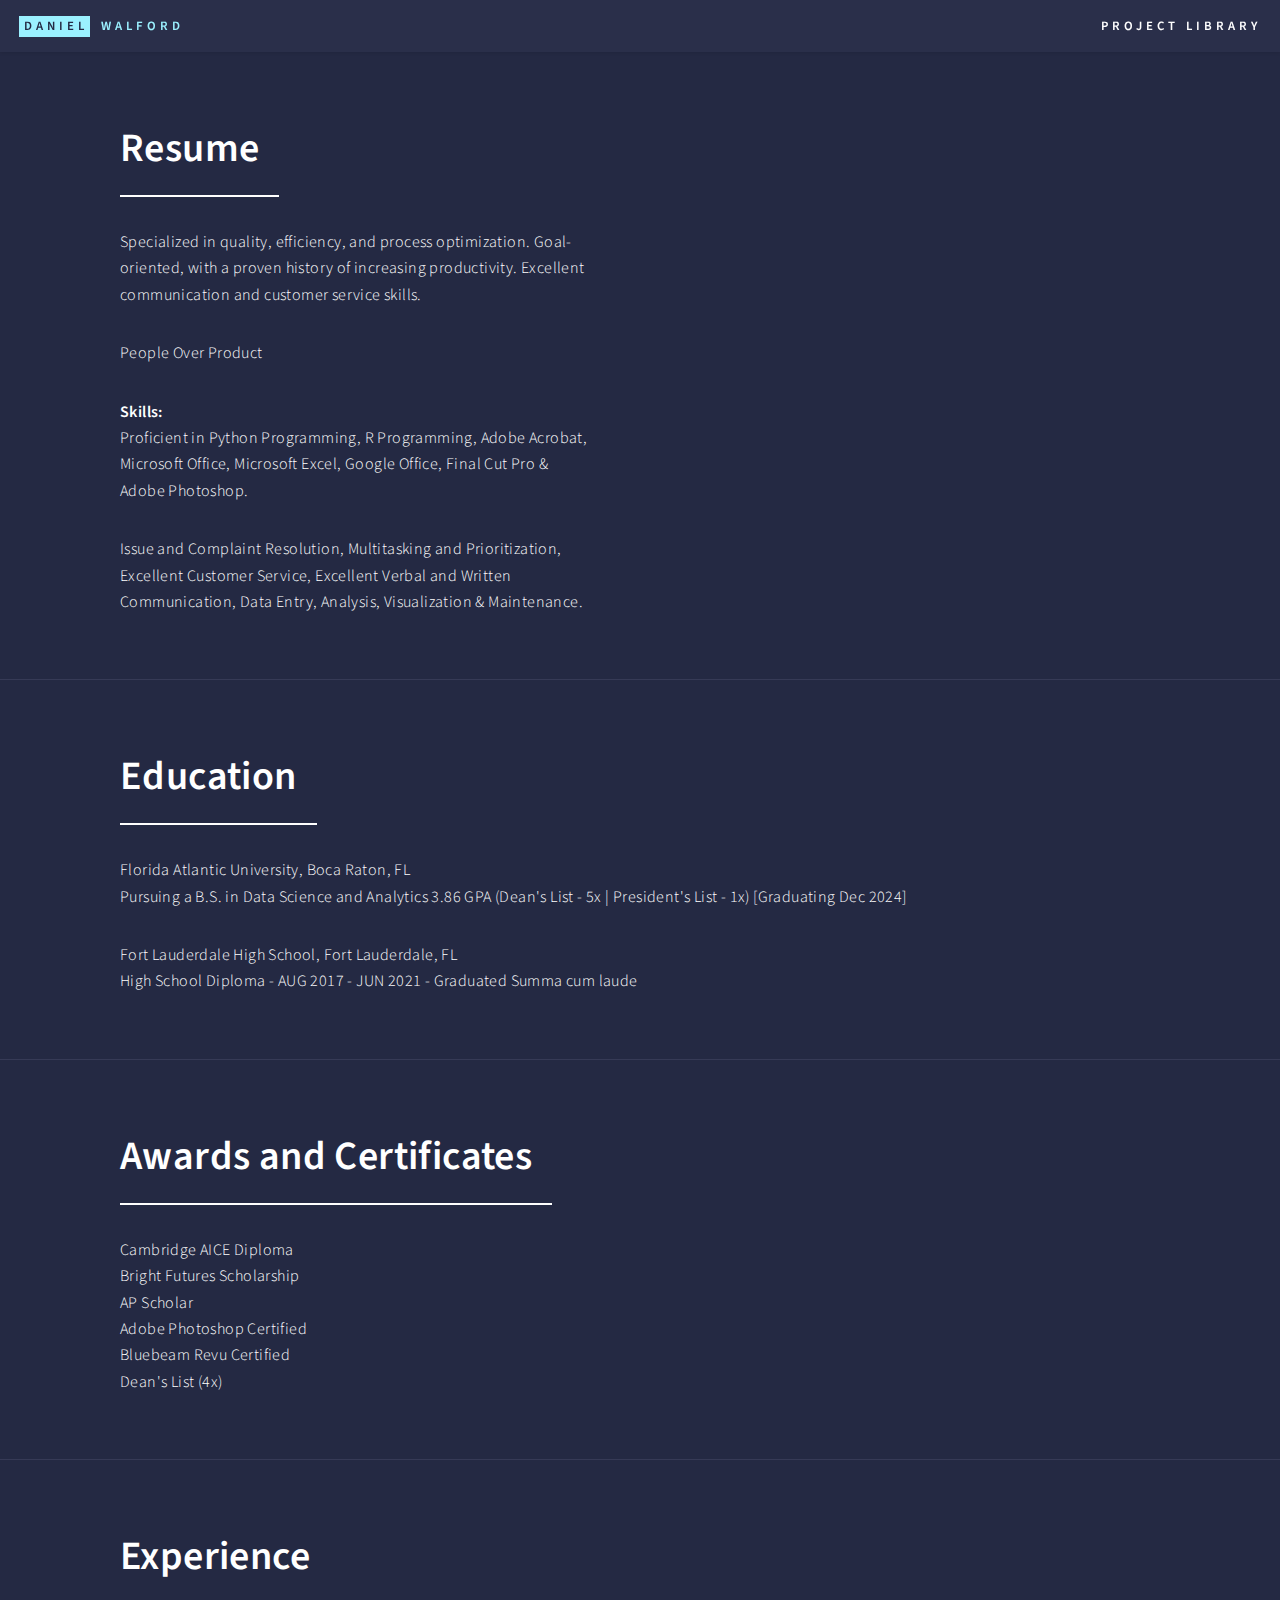
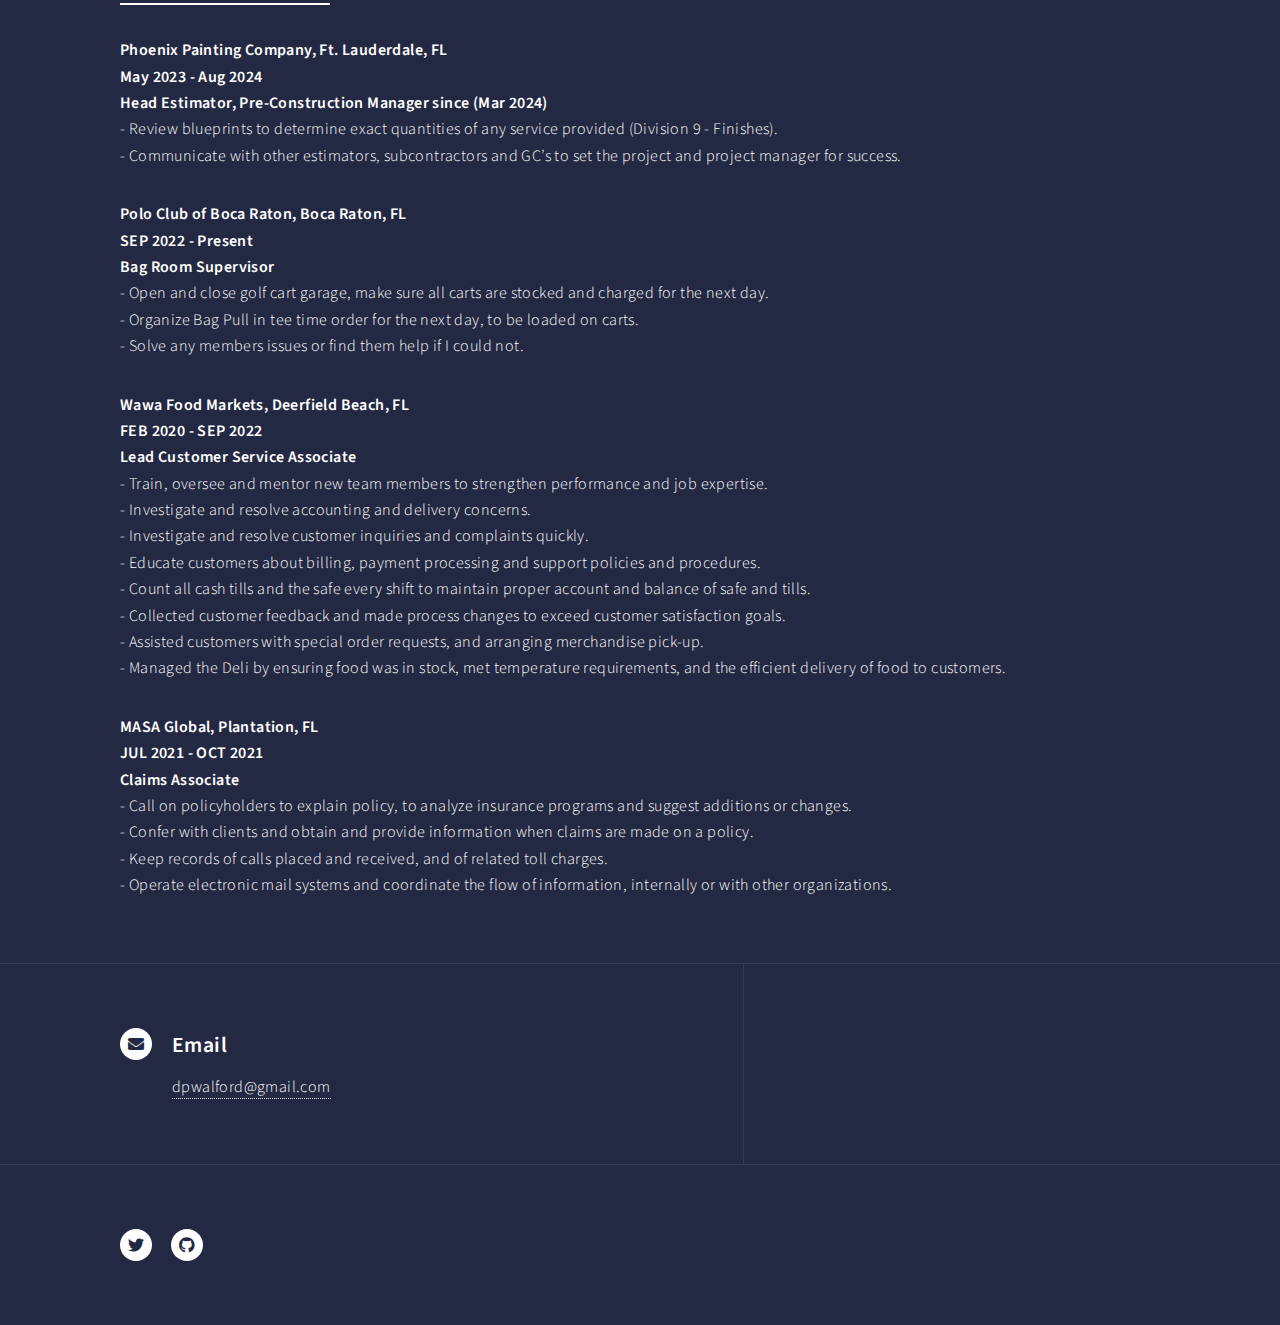
<file: index.html>
<!DOCTYPE HTML>
<!--
    Forty by HTML5 UP
    html5up.net | @ajlkn
    Free for personal and commercial use under the CCA 3.0 license (html5up.net/license)
-->
<html>
    <head>
        <title>Daniel Walford</title>
        <meta charset="utf-8" />
        <meta name="viewport" content="width=device-width, initial-scale=1, user-scalable=no" />
        <link rel="stylesheet" href="assets/css/main.css" />
        <noscript><link rel="stylesheet" href="assets/css/noscript.css" /></noscript>
        <style>
            .side-by-side {
                display: flex;
                align-items: flex-start;
                justify-content: space-between;
                flex-wrap: wrap;
            }
            .side-by-side img {
                width: 42%;
                height: auto;
                margin-left: 20px;
            }
            .side-by-side div {
                width: 45%;
            }
            @media (max-width: 768px) {
                .side-by-side {
                    flex-direction: column;
                    align-items: center;
                }
                .side-by-side img, .side-by-side div {
                    width: 100%;
                    margin: 0;
                }
            }
        </style>
    </head>
    <body class="is-preload">

        <!-- Wrapper -->
        <div id="wrapper">

            <!-- Header -->
            <header id="header">
                <a href="index.html" class="logo"><strong>DANIEL</strong> <span>WALFORD</span></a>
                <nav>
                    <a href="https://dpwalford.github.io/DS/landing.html">Project Library</a>
                </nav>
            </header>

            <!-- Main -->
            <div id="main" class="alt">

                <!-- Resume Section -->
                <section id="one">
                    <div class="inner">
                        <header class="major">
                            <h1>Resume</h1>
                        </header>
                        <div class="side-by-side">
                            <div>
                                <p>Specialized in quality, efficiency, and process optimization. Goal-oriented, with a proven history of increasing productivity. Excellent communication and customer service skills.</p>
                                <p>People Over Product</p>
                                <p><b>Skills:</b><br> Proficient in Python Programming, R Programming, Adobe Acrobat, Microsoft Office, Microsoft Excel, Google Office, Final Cut Pro & Adobe Photoshop.</p>
                                <p>Issue and Complaint Resolution, Multitasking and Prioritization, Excellent Customer Service, Excellent Verbal and Written Communication, Data Entry, Analysis, Visualization & Maintenance.</p>
                            </div>
                        </div>
                    </div>
                </section>

                <!-- Education Section -->
                <section id="one">
                    <div class="inner">
                        <header class="major">
                            <h1>Education</h1>
                        </header>
                        <p>Florida Atlantic University, Boca Raton, FL<br> Pursuing a B.S. in Data Science and Analytics 3.86 GPA (Dean's List - 5x | President's List - 1x) [Graduating Dec 2024]</p>
                        <p>Fort Lauderdale High School, Fort Lauderdale, FL<br> High School Diploma - AUG  2017 - JUN 2021 - Graduated Summa cum laude</p>
                    </div>
                </section>

                
                <!-- Awards and Certificates Section -->
                <section id="one">
                    <div class="inner">
                        <header class="major">
                            <h1>Awards and Certificates</h1>
                        </header>
                        <p>Cambridge AICE Diploma<br> Bright Futures Scholarship<br> AP Scholar<br> Adobe Photoshop Certified<br> Bluebeam Revu Certified<br> Dean's List (4x)</p>
                    </div>
                </section>


                <!-- Experience Section -->
                <section id="one">
                    <div class="inner">
                        <header class="major">
                            <h1>Experience</h1>
                        </header>
                        <p><b>Phoenix Painting Company, Ft. Lauderdale, FL<br> May 2023 - Aug 2024<br> Head Estimator, Pre-Construction Manager since (Mar 2024)</b><br> - Review blueprints to determine exact quantities of any service provided (Division 9 - Finishes).<br> - Communicate with other estimators, subcontractors and GC’s to set the project and project manager for success.</p>
                        <p><b>Polo Club of Boca Raton, Boca Raton, FL<br> SEP 2022 - Present<br> Bag Room Supervisor</b><br> - Open and close golf cart garage, make sure all carts are stocked and charged for the next day.<br> - Organize Bag Pull in tee time order for the next day, to be loaded on carts.<br> - Solve any members issues or find them help if I could not.</p>
                        <p><b>Wawa Food Markets, Deerfield Beach, FL<br> FEB 2020 - SEP 2022<br> Lead Customer Service Associate</b><br> - Train, oversee and mentor new team members to strengthen performance and job expertise.<br> - Investigate and resolve accounting and delivery concerns.<br> - Investigate and resolve customer inquiries and complaints quickly.<br> - Educate customers about billing, payment processing and support policies and procedures.<br> - Count all cash tills and the safe every shift to maintain proper account and balance of safe and tills.<br> - Collected customer feedback and made process changes to exceed customer satisfaction goals.<br> - Assisted customers with special order requests, and arranging merchandise pick-up.<br> - Managed the Deli by ensuring food was in stock, met temperature requirements, and the efficient delivery of food to customers.</p>
                        <p><b>MASA Global, Plantation, FL<br> JUL 2021 - OCT 2021<br> Claims Associate</b><br> - Call on policyholders to explain policy, to analyze insurance programs and suggest additions or changes.<br> - Confer with clients and obtain and provide information when claims are made on a policy.<br> - Keep records of calls placed and received, and of related toll charges.<br> - Operate electronic mail systems and coordinate the flow of information, internally or with other organizations.</p>
                    </div>
                </section>

            </div>

            <!-- Contact -->
            <section id="contact">
                <div class="inner">
                    <section>
                        <div class="contact-method">
                            <span class="icon solid alt fa-envelope"></span>
                            <h3>Email</h3>
                            <a href="mailto:dpwalford@gmail.com">dpwalford@gmail.com</a>
                        </div>
                    </section>
                </div>
            </section>

            <!-- Footer -->
            <footer id="footer">
                <div class="inner">
                    <ul class="icons">
                        <li><a href="https://twitter.com/onlyoverdan" class="icon brands alt fa-twitter"><span class="label">Twitter</span></a></li>
                        <li><a href="https://github.com/dpwalford" class="icon brands alt fa-github"><span class="label">GitHub</span></a></li>
                    </ul>
                </div>
            </footer>

        </div>

        <!-- Scripts -->
        <script src="assets/js/jquery.min.js"></script>
        <script src="assets/js/jquery.scrolly.min.js"></script>
        <script src="assets/js/jquery.scrollex.min.js"></script>
        <script src="assets/js/browser.min.js"></script>
        <script src="assets/js/breakpoints.min.js"></script>
        <script src="assets/js/util.js"></script>
        <script src="assets/js/main.js"></script>

    </body>
</html>
</file>
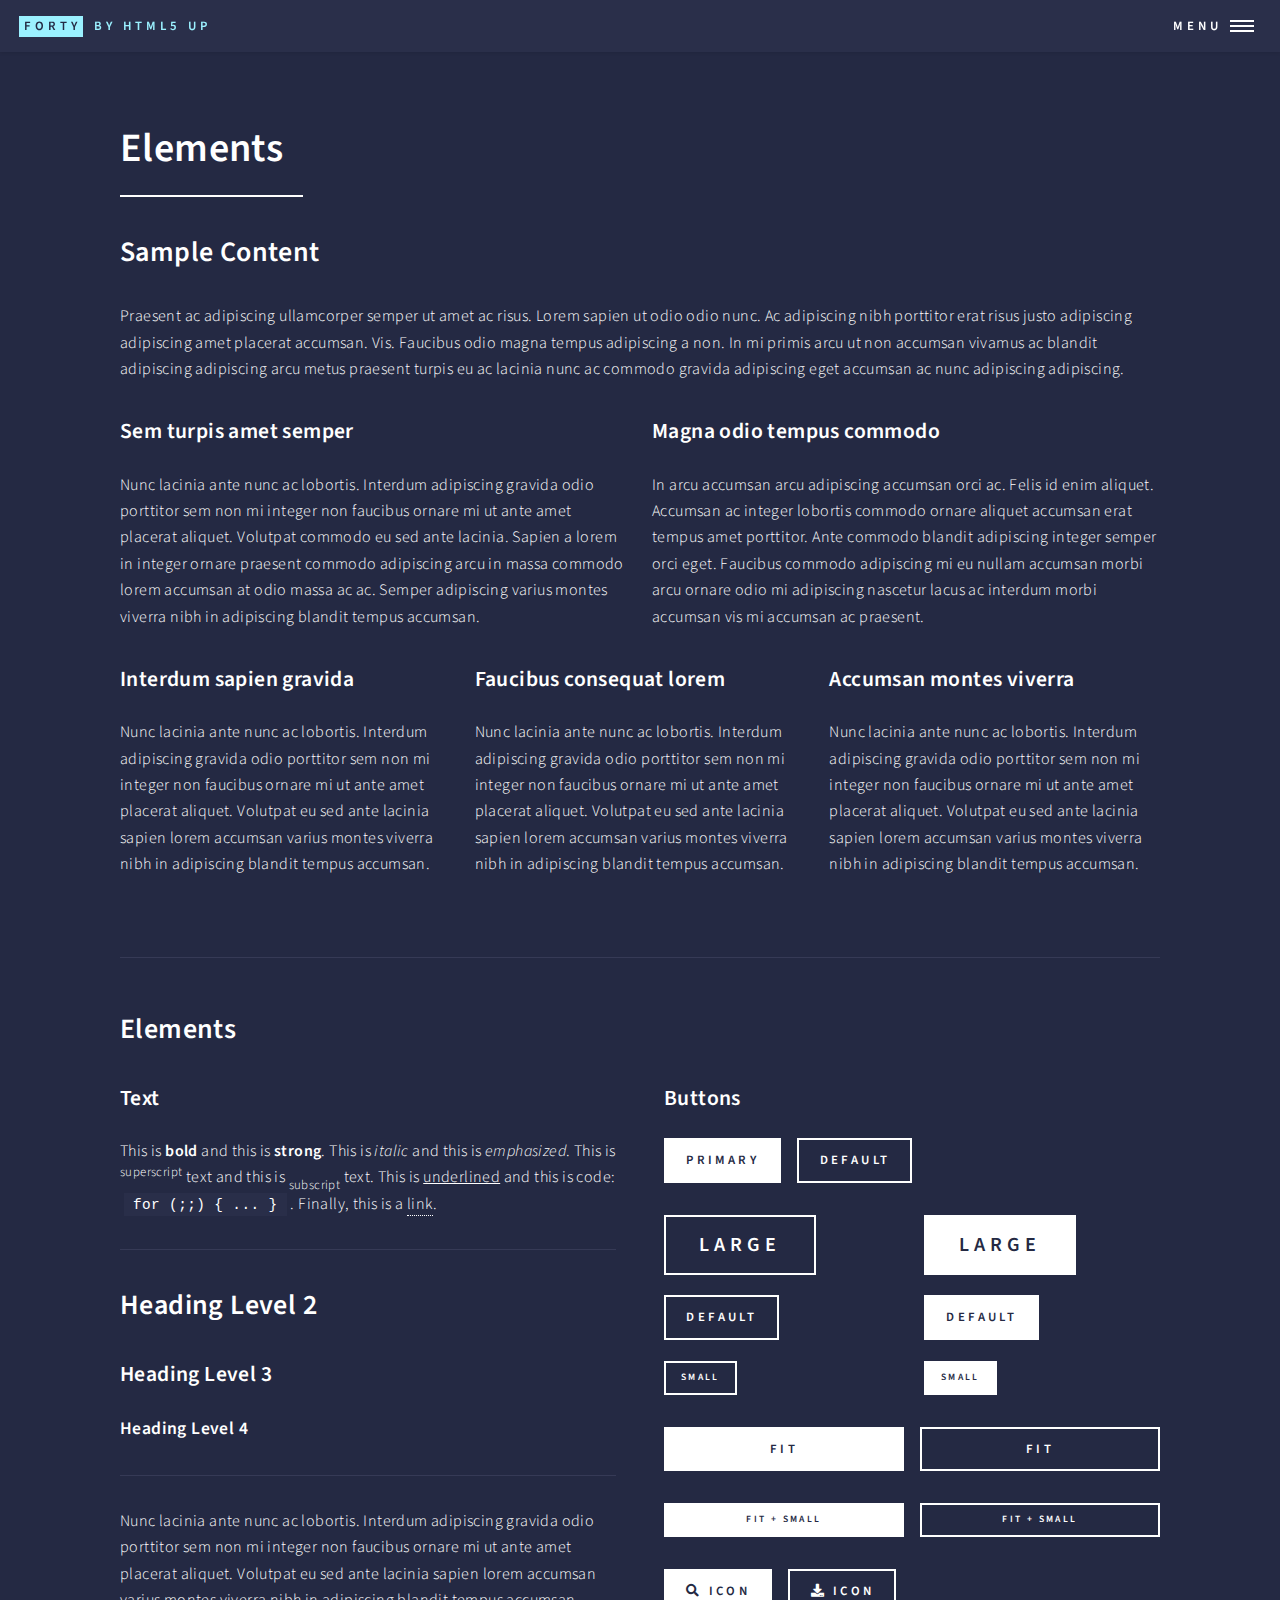
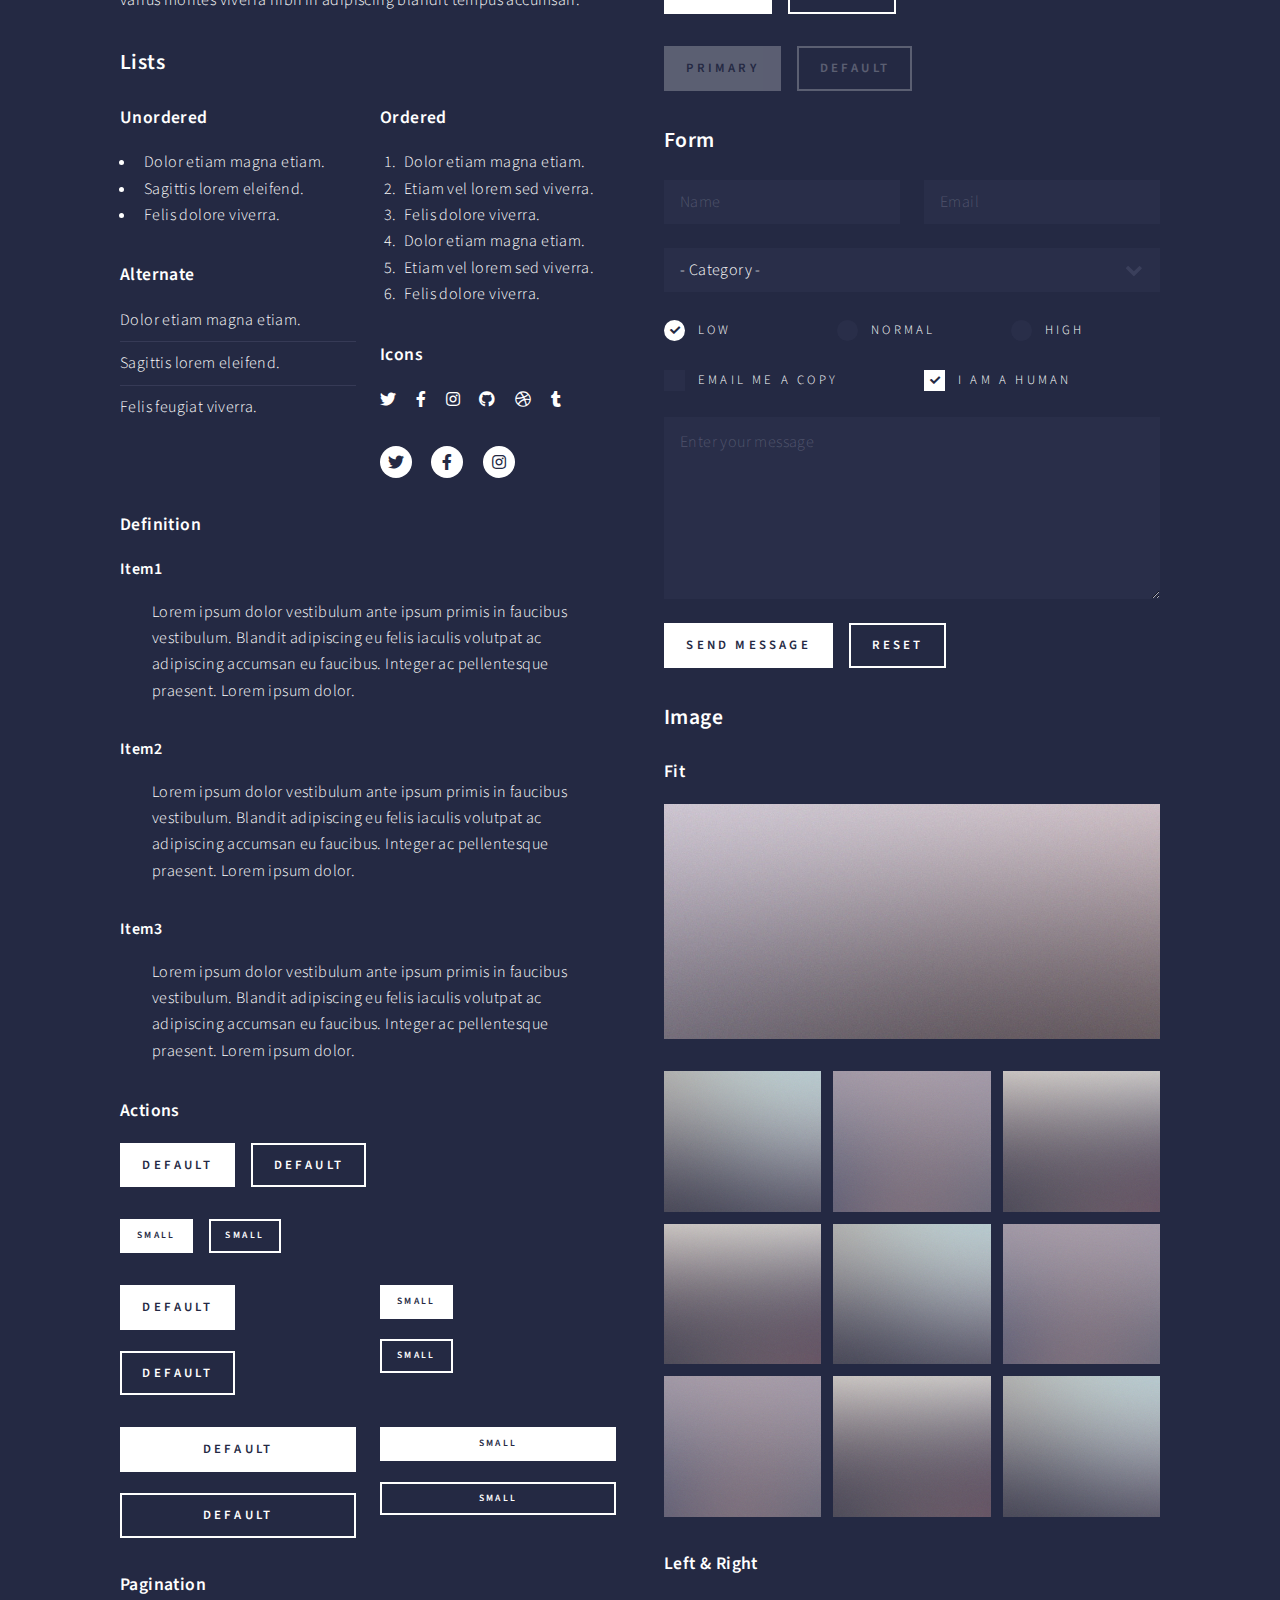
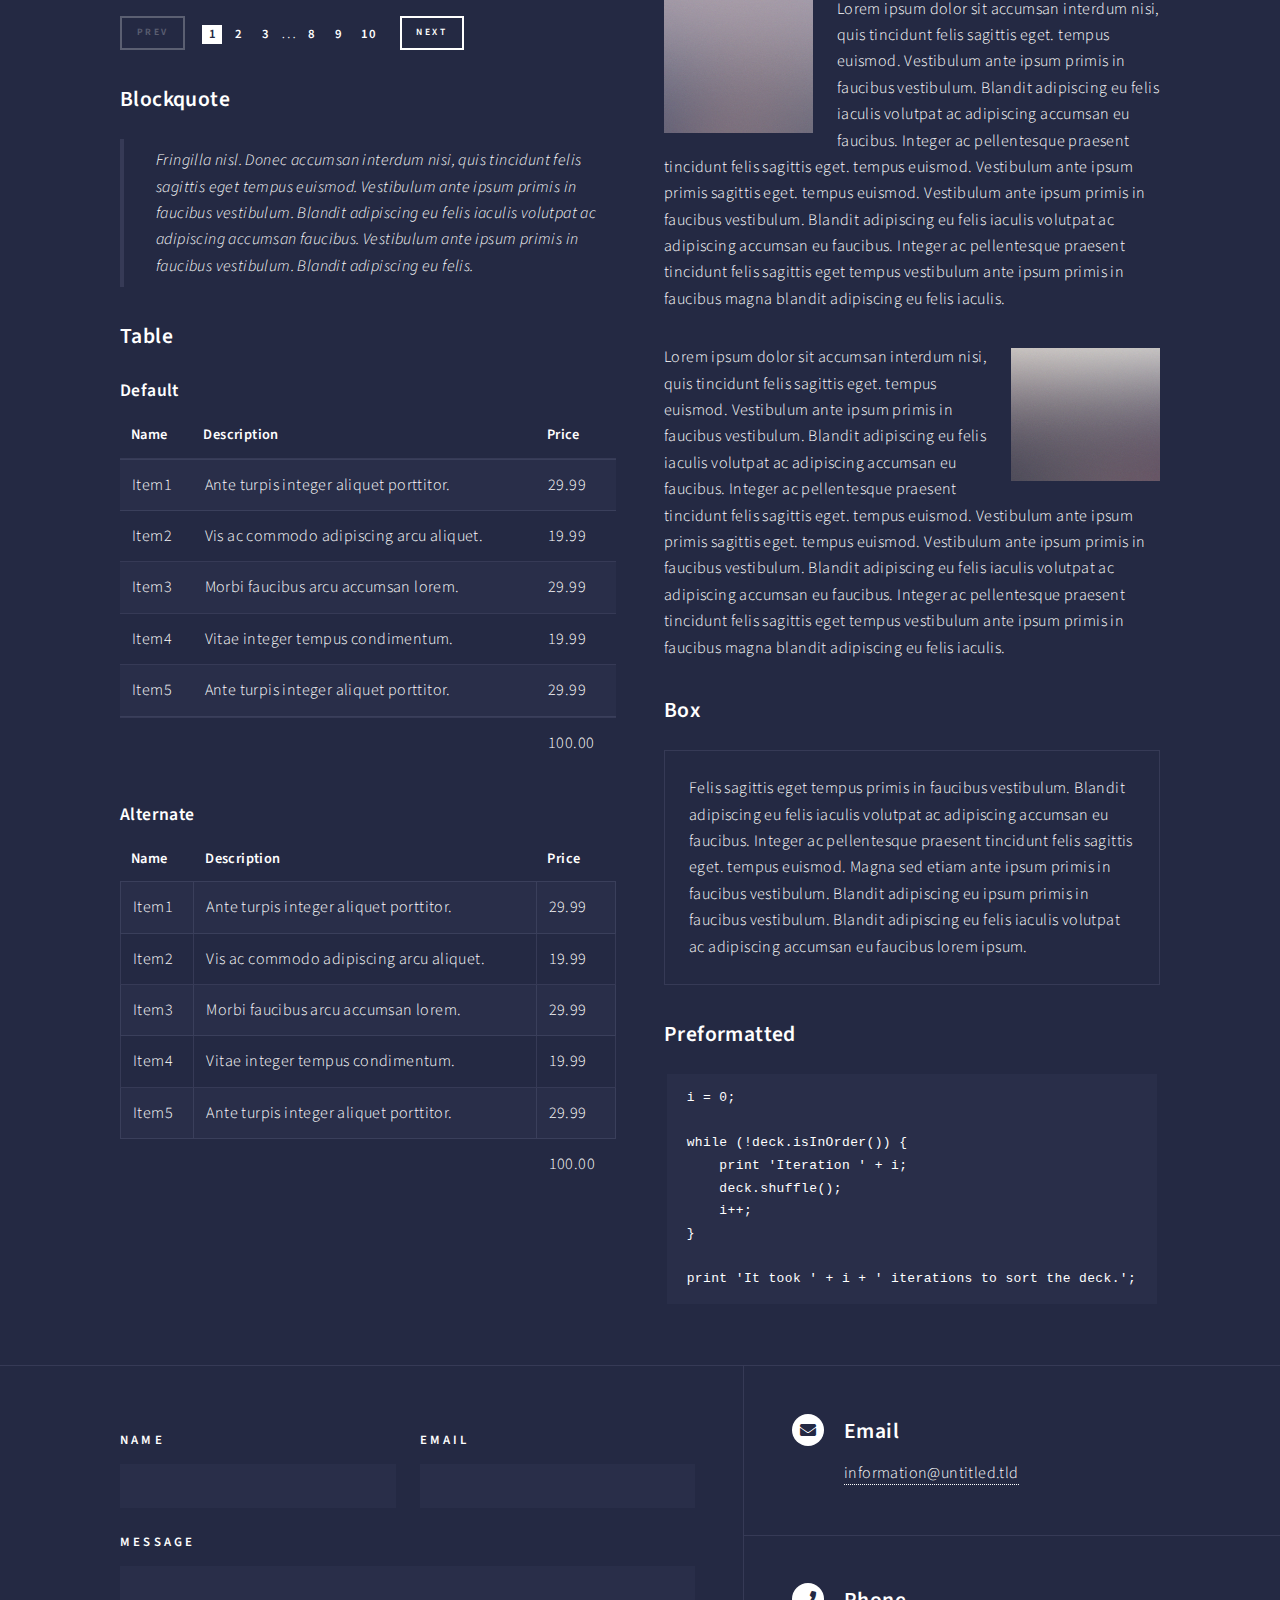
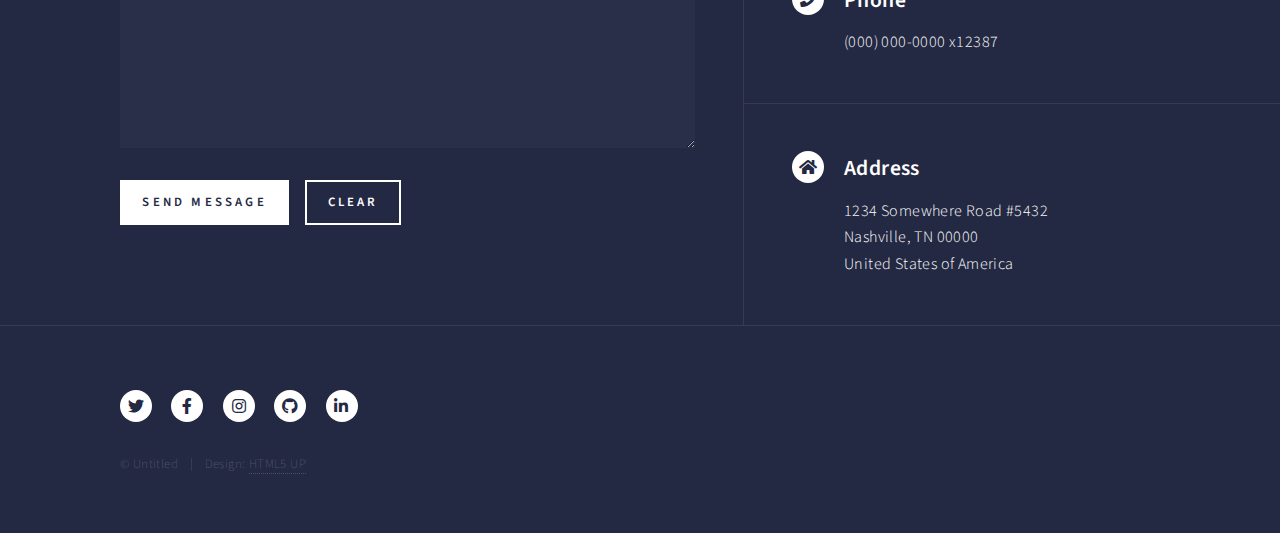
<file: elements.html>
<!DOCTYPE HTML>
<!--
	Forty by HTML5 UP
	html5up.net | @ajlkn
	Free for personal and commercial use under the CCA 3.0 license (html5up.net/license)
-->
<html>
	<head>
		<title>Elements - Forty by HTML5 UP</title>
		<meta charset="utf-8" />
		<meta name="viewport" content="width=device-width, initial-scale=1, user-scalable=no" />
		<link rel="stylesheet" href="assets/css/main.css" />
		<noscript><link rel="stylesheet" href="assets/css/noscript.css" /></noscript>
	</head>
	<body class="is-preload">

		<!-- Wrapper -->
			<div id="wrapper">

				<!-- Header -->
					<header id="header">
						<a href="index.html" class="logo"><strong>Forty</strong> <span>by HTML5 UP</span></a>
						<nav>
							<a href="#menu">Menu</a>
						</nav>
					</header>

				<!-- Menu -->
					<nav id="menu">
						<ul class="links">
							<li><a href="index.html">Home</a></li>
							<li><a href="landing.html">Landing</a></li>
							<li><a href="generic.html">Generic</a></li>
							<li><a href="elements.html">Elements</a></li>
						</ul>
						<ul class="actions stacked">
							<li><a href="#" class="button primary fit">Get Started</a></li>
							<li><a href="#" class="button fit">Log In</a></li>
						</ul>
					</nav>

				<!-- Main -->
					<div id="main" class="alt">

						<!-- One -->
							<section id="one">
								<div class="inner">
									<header class="major">
										<h1>Elements</h1>
									</header>

									<!-- Content -->
										<h2 id="content">Sample Content</h2>
										<p>Praesent ac adipiscing ullamcorper semper ut amet ac risus. Lorem sapien ut odio odio nunc. Ac adipiscing nibh porttitor erat risus justo adipiscing adipiscing amet placerat accumsan. Vis. Faucibus odio magna tempus adipiscing a non. In mi primis arcu ut non accumsan vivamus ac blandit adipiscing adipiscing arcu metus praesent turpis eu ac lacinia nunc ac commodo gravida adipiscing eget accumsan ac nunc adipiscing adipiscing.</p>
										<div class="row">
											<div class="col-6 col-12-small">
												<h3>Sem turpis amet semper</h3>
												<p>Nunc lacinia ante nunc ac lobortis. Interdum adipiscing gravida odio porttitor sem non mi integer non faucibus ornare mi ut ante amet placerat aliquet. Volutpat commodo eu sed ante lacinia. Sapien a lorem in integer ornare praesent commodo adipiscing arcu in massa commodo lorem accumsan at odio massa ac ac. Semper adipiscing varius montes viverra nibh in adipiscing blandit tempus accumsan.</p>
											</div>
											<div class="col-6 col-12-small">
												<h3>Magna odio tempus commodo</h3>
												<p>In arcu accumsan arcu adipiscing accumsan orci ac. Felis id enim aliquet. Accumsan ac integer lobortis commodo ornare aliquet accumsan erat tempus amet porttitor. Ante commodo blandit adipiscing integer semper orci eget. Faucibus commodo adipiscing mi eu nullam accumsan morbi arcu ornare odio mi adipiscing nascetur lacus ac interdum morbi accumsan vis mi accumsan ac praesent.</p>
											</div>
											<!-- Break -->
											<div class="col-4 col-12-medium">
												<h3>Interdum sapien gravida</h3>
												<p>Nunc lacinia ante nunc ac lobortis. Interdum adipiscing gravida odio porttitor sem non mi integer non faucibus ornare mi ut ante amet placerat aliquet. Volutpat eu sed ante lacinia sapien lorem accumsan varius montes viverra nibh in adipiscing blandit tempus accumsan.</p>
											</div>
											<div class="col-4 col-12-medium">
												<h3>Faucibus consequat lorem</h3>
												<p>Nunc lacinia ante nunc ac lobortis. Interdum adipiscing gravida odio porttitor sem non mi integer non faucibus ornare mi ut ante amet placerat aliquet. Volutpat eu sed ante lacinia sapien lorem accumsan varius montes viverra nibh in adipiscing blandit tempus accumsan.</p>
											</div>
											<div class="col-4 col-12-medium">
												<h3>Accumsan montes viverra</h3>
												<p>Nunc lacinia ante nunc ac lobortis. Interdum adipiscing gravida odio porttitor sem non mi integer non faucibus ornare mi ut ante amet placerat aliquet. Volutpat eu sed ante lacinia sapien lorem accumsan varius montes viverra nibh in adipiscing blandit tempus accumsan.</p>
											</div>
										</div>

									<hr class="major" />

									<!-- Elements -->
										<h2 id="elements">Elements</h2>
										<div class="row gtr-200">
											<div class="col-6 col-12-medium">

												<!-- Text stuff -->
													<h3>Text</h3>
													<p>This is <b>bold</b> and this is <strong>strong</strong>. This is <i>italic</i> and this is <em>emphasized</em>.
													This is <sup>superscript</sup> text and this is <sub>subscript</sub> text.
													This is <u>underlined</u> and this is code: <code>for (;;) { ... }</code>.
													Finally, this is a <a href="#">link</a>.</p>
													<hr />
													<h2>Heading Level 2</h2>
													<h3>Heading Level 3</h3>
													<h4>Heading Level 4</h4>
													<hr />
													<p>Nunc lacinia ante nunc ac lobortis. Interdum adipiscing gravida odio porttitor sem non mi integer non faucibus ornare mi ut ante amet placerat aliquet. Volutpat eu sed ante lacinia sapien lorem accumsan varius montes viverra nibh in adipiscing blandit tempus accumsan.</p>

												<!-- Lists -->
													<h3>Lists</h3>
													<div class="row">
														<div class="col-6 col-12-small">

															<h4>Unordered</h4>
															<ul>
																<li>Dolor etiam magna etiam.</li>
																<li>Sagittis lorem eleifend.</li>
																<li>Felis dolore viverra.</li>
															</ul>

															<h4>Alternate</h4>
															<ul class="alt">
																<li>Dolor etiam magna etiam.</li>
																<li>Sagittis lorem eleifend.</li>
																<li>Felis feugiat viverra.</li>
															</ul>

														</div>
														<div class="col-6 col-12-small">

															<h4>Ordered</h4>
															<ol>
																<li>Dolor etiam magna etiam.</li>
																<li>Etiam vel lorem sed viverra.</li>
																<li>Felis dolore viverra.</li>
																<li>Dolor etiam magna etiam.</li>
																<li>Etiam vel lorem sed viverra.</li>
																<li>Felis dolore viverra.</li>
															</ol>

															<h4>Icons</h4>
															<ul class="icons">
																<li><a href="#" class="icon brands fa-twitter"><span class="label">Twitter</span></a></li>
																<li><a href="#" class="icon brands fa-facebook-f"><span class="label">Facebook</span></a></li>
																<li><a href="#" class="icon brands fa-instagram"><span class="label">Instagram</span></a></li>
																<li><a href="#" class="icon brands fa-github"><span class="label">Github</span></a></li>
																<li><a href="#" class="icon brands fa-dribbble"><span class="label">Dribbble</span></a></li>
																<li><a href="#" class="icon brands fa-tumblr"><span class="label">Tumblr</span></a></li>
															</ul>
															<ul class="icons">
																<li><a href="#" class="icon brands alt fa-twitter"><span class="label">Twitter</span></a></li>
																<li><a href="#" class="icon brands alt fa-facebook-f"><span class="label">Facebook</span></a></li>
																<li><a href="#" class="icon brands alt fa-instagram"><span class="label">Instagram</span></a></li>
															</ul>

														</div>
													</div>
													<h4>Definition</h4>
													<dl>
														<dt>Item1</dt>
														<dd>
															<p>Lorem ipsum dolor vestibulum ante ipsum primis in faucibus vestibulum. Blandit adipiscing eu felis iaculis volutpat ac adipiscing accumsan eu faucibus. Integer ac pellentesque praesent. Lorem ipsum dolor.</p>
														</dd>
														<dt>Item2</dt>
														<dd>
															<p>Lorem ipsum dolor vestibulum ante ipsum primis in faucibus vestibulum. Blandit adipiscing eu felis iaculis volutpat ac adipiscing accumsan eu faucibus. Integer ac pellentesque praesent. Lorem ipsum dolor.</p>
														</dd>
														<dt>Item3</dt>
														<dd>
															<p>Lorem ipsum dolor vestibulum ante ipsum primis in faucibus vestibulum. Blandit adipiscing eu felis iaculis volutpat ac adipiscing accumsan eu faucibus. Integer ac pellentesque praesent. Lorem ipsum dolor.</p>
														</dd>
													</dl>

													<h4>Actions</h4>
													<ul class="actions">
														<li><a href="#" class="button primary">Default</a></li>
														<li><a href="#" class="button">Default</a></li>
													</ul>
													<ul class="actions small">
														<li><a href="#" class="button primary small">Small</a></li>
														<li><a href="#" class="button small">Small</a></li>
													</ul>
													<div class="row">
														<div class="col-6 col-12-small">
															<ul class="actions stacked">
																<li><a href="#" class="button primary">Default</a></li>
																<li><a href="#" class="button">Default</a></li>
															</ul>
														</div>
														<div class="col-6 col-12-small">
															<ul class="actions stacked">
																<li><a href="#" class="button primary small">Small</a></li>
																<li><a href="#" class="button small">Small</a></li>
															</ul>
														</div>
														<div class="col-6 col-12-small">
															<ul class="actions stacked">
																<li><a href="#" class="button primary fit">Default</a></li>
																<li><a href="#" class="button fit">Default</a></li>
															</ul>
														</div>
														<div class="col-6 col-12-small">
															<ul class="actions stacked">
																<li><a href="#" class="button primary small fit">Small</a></li>
																<li><a href="#" class="button small fit">Small</a></li>
															</ul>
														</div>
													</div>

													<h4>Pagination</h4>
													<ul class="pagination">
														<li><span class="button small disabled">Prev</span></li>
														<li><a href="#" class="page active">1</a></li>
														<li><a href="#" class="page">2</a></li>
														<li><a href="#" class="page">3</a></li>
														<li><span>&hellip;</span></li>
														<li><a href="#" class="page">8</a></li>
														<li><a href="#" class="page">9</a></li>
														<li><a href="#" class="page">10</a></li>
														<li><a href="#" class="button small">Next</a></li>
													</ul>

												<!-- Blockquote -->
													<h3>Blockquote</h3>
													<blockquote>Fringilla nisl. Donec accumsan interdum nisi, quis tincidunt felis sagittis eget tempus euismod. Vestibulum ante ipsum primis in faucibus vestibulum. Blandit adipiscing eu felis iaculis volutpat ac adipiscing accumsan faucibus. Vestibulum ante ipsum primis in faucibus vestibulum. Blandit adipiscing eu felis.</blockquote>

												<!-- Table -->
													<h3>Table</h3>

													<h4>Default</h4>
													<div class="table-wrapper">
														<table>
															<thead>
																<tr>
																	<th>Name</th>
																	<th>Description</th>
																	<th>Price</th>
																</tr>
															</thead>
															<tbody>
																<tr>
																	<td>Item1</td>
																	<td>Ante turpis integer aliquet porttitor.</td>
																	<td>29.99</td>
																</tr>
																<tr>
																	<td>Item2</td>
																	<td>Vis ac commodo adipiscing arcu aliquet.</td>
																	<td>19.99</td>
																</tr>
																<tr>
																	<td>Item3</td>
																	<td> Morbi faucibus arcu accumsan lorem.</td>
																	<td>29.99</td>
																</tr>
																<tr>
																	<td>Item4</td>
																	<td>Vitae integer tempus condimentum.</td>
																	<td>19.99</td>
																</tr>
																<tr>
																	<td>Item5</td>
																	<td>Ante turpis integer aliquet porttitor.</td>
																	<td>29.99</td>
																</tr>
															</tbody>
															<tfoot>
																<tr>
																	<td colspan="2"></td>
																	<td>100.00</td>
																</tr>
															</tfoot>
														</table>
													</div>

													<h4>Alternate</h4>
													<div class="table-wrapper">
														<table class="alt">
															<thead>
																<tr>
																	<th>Name</th>
																	<th>Description</th>
																	<th>Price</th>
																</tr>
															</thead>
															<tbody>
																<tr>
																	<td>Item1</td>
																	<td>Ante turpis integer aliquet porttitor.</td>
																	<td>29.99</td>
																</tr>
																<tr>
																	<td>Item2</td>
																	<td>Vis ac commodo adipiscing arcu aliquet.</td>
																	<td>19.99</td>
																</tr>
																<tr>
																	<td>Item3</td>
																	<td> Morbi faucibus arcu accumsan lorem.</td>
																	<td>29.99</td>
																</tr>
																<tr>
																	<td>Item4</td>
																	<td>Vitae integer tempus condimentum.</td>
																	<td>19.99</td>
																</tr>
																<tr>
																	<td>Item5</td>
																	<td>Ante turpis integer aliquet porttitor.</td>
																	<td>29.99</td>
																</tr>
															</tbody>
															<tfoot>
																<tr>
																	<td colspan="2"></td>
																	<td>100.00</td>
																</tr>
															</tfoot>
														</table>
													</div>

											</div>
											<div class="col-6 col-12-medium">

												<!-- Buttons -->
													<h3>Buttons</h3>
													<ul class="actions">
														<li><a href="#" class="button primary">Primary</a></li>
														<li><a href="#" class="button">Default</a></li>
													</ul>
													<div class="row">
														<div class="col-6 col-12-xsmall">
															<ul class="actions stacked">
																<li><a href="#" class="button large">Large</a></li>
																<li><a href="#" class="button">Default</a></li>
																<li><a href="#" class="button small">Small</a></li>
															</ul>
														</div>
														<div class="col-6 col-12-xsmall">
															<ul class="actions stacked">
																<li><a href="#" class="button primary large">Large</a></li>
																<li><a href="#" class="button primary">Default</a></li>
																<li><a href="#" class="button primary small">Small</a></li>
															</ul>
														</div>
													</div>
													<ul class="actions fit">
														<li><a href="#" class="button primary fit">Fit</a></li>
														<li><a href="#" class="button fit">Fit</a></li>
													</ul>
													<ul class="actions fit small">
														<li><a href="#" class="button primary fit small">Fit + Small</a></li>
														<li><a href="#" class="button fit small">Fit + Small</a></li>
													</ul>
													<ul class="actions">
														<li><a href="#" class="button primary icon solid fa-search">Icon</a></li>
														<li><a href="#" class="button icon solid fa-download">Icon</a></li>
													</ul>
													<ul class="actions">
														<li><span class="button primary disabled">Primary</span></li>
														<li><span class="button disabled">Default</span></li>
													</ul>

												<!-- Form -->
													<h3>Form</h3>

													<form method="post" action="#">
														<div class="row gtr-uniform">
															<div class="col-6 col-12-xsmall">
																<input type="text" name="demo-name" id="demo-name" value="" placeholder="Name" />
															</div>
															<div class="col-6 col-12-xsmall">
																<input type="email" name="demo-email" id="demo-email" value="" placeholder="Email" />
															</div>
															<!-- Break -->
															<div class="col-12">
																<select name="demo-category" id="demo-category">
																	<option value="">- Category -</option>
																	<option value="1">Manufacturing</option>
																	<option value="1">Shipping</option>
																	<option value="1">Administration</option>
																	<option value="1">Human Resources</option>
																</select>
															</div>
															<!-- Break -->
															<div class="col-4 col-12-small">
																<input type="radio" id="demo-priority-low" name="demo-priority" checked>
																<label for="demo-priority-low">Low</label>
															</div>
															<div class="col-4 col-12-small">
																<input type="radio" id="demo-priority-normal" name="demo-priority">
																<label for="demo-priority-normal">Normal</label>
															</div>
															<div class="col-4 col-12-small">
																<input type="radio" id="demo-priority-high" name="demo-priority">
																<label for="demo-priority-high">High</label>
															</div>
															<!-- Break -->
															<div class="col-6 col-12-small">
																<input type="checkbox" id="demo-copy" name="demo-copy">
																<label for="demo-copy">Email me a copy</label>
															</div>
															<div class="col-6 col-12-small">
																<input type="checkbox" id="demo-human" name="demo-human" checked>
																<label for="demo-human">I am a human</label>
															</div>
															<!-- Break -->
															<div class="col-12">
																<textarea name="demo-message" id="demo-message" placeholder="Enter your message" rows="6"></textarea>
															</div>
															<!-- Break -->
															<div class="col-12">
																<ul class="actions">
																	<li><input type="submit" value="Send Message" class="primary" /></li>
																	<li><input type="reset" value="Reset" /></li>
																</ul>
															</div>
														</div>
													</form>

												<!-- Image -->
													<h3>Image</h3>

													<h4>Fit</h4>
													<span class="image fit"><img src="images/pic03.jpg" alt="" /></span>
													<div class="box alt">
														<div class="row gtr-50 gtr-uniform">
															<div class="col-4"><span class="image fit"><img src="images/pic08.jpg" alt="" /></span></div>
															<div class="col-4"><span class="image fit"><img src="images/pic09.jpg" alt="" /></span></div>
															<div class="col-4"><span class="image fit"><img src="images/pic10.jpg" alt="" /></span></div>
															<!-- Break -->
															<div class="col-4"><span class="image fit"><img src="images/pic10.jpg" alt="" /></span></div>
															<div class="col-4"><span class="image fit"><img src="images/pic08.jpg" alt="" /></span></div>
															<div class="col-4"><span class="image fit"><img src="images/pic09.jpg" alt="" /></span></div>
															<!-- Break -->
															<div class="col-4"><span class="image fit"><img src="images/pic09.jpg" alt="" /></span></div>
															<div class="col-4"><span class="image fit"><img src="images/pic10.jpg" alt="" /></span></div>
															<div class="col-4"><span class="image fit"><img src="images/pic08.jpg" alt="" /></span></div>
														</div>
													</div>

													<h4>Left &amp; Right</h4>
													<p><span class="image left"><img src="images/pic09.jpg" alt="" /></span>Lorem ipsum dolor sit accumsan interdum nisi, quis tincidunt felis sagittis eget. tempus euismod. Vestibulum ante ipsum primis in faucibus vestibulum. Blandit adipiscing eu felis iaculis volutpat ac adipiscing accumsan eu faucibus. Integer ac pellentesque praesent tincidunt felis sagittis eget. tempus euismod. Vestibulum ante ipsum primis sagittis eget. tempus euismod. Vestibulum ante ipsum primis in faucibus vestibulum. Blandit adipiscing eu felis iaculis volutpat ac adipiscing accumsan eu faucibus. Integer ac pellentesque praesent tincidunt felis sagittis eget tempus vestibulum ante ipsum primis in faucibus magna blandit adipiscing eu felis iaculis.</p>
													<p><span class="image right"><img src="images/pic10.jpg" alt="" /></span>Lorem ipsum dolor sit accumsan interdum nisi, quis tincidunt felis sagittis eget. tempus euismod. Vestibulum ante ipsum primis in faucibus vestibulum. Blandit adipiscing eu felis iaculis volutpat ac adipiscing accumsan eu faucibus. Integer ac pellentesque praesent tincidunt felis sagittis eget. tempus euismod. Vestibulum ante ipsum primis sagittis eget. tempus euismod. Vestibulum ante ipsum primis in faucibus vestibulum. Blandit adipiscing eu felis iaculis volutpat ac adipiscing accumsan eu faucibus. Integer ac pellentesque praesent tincidunt felis sagittis eget tempus vestibulum ante ipsum primis in faucibus magna blandit adipiscing eu felis iaculis.</p>

												<!-- Box -->
													<h3>Box</h3>
													<div class="box">
														<p>Felis sagittis eget tempus primis in faucibus vestibulum. Blandit adipiscing eu felis iaculis volutpat ac adipiscing accumsan eu faucibus. Integer ac pellentesque praesent tincidunt felis sagittis eget. tempus euismod. Magna sed etiam ante ipsum primis in faucibus vestibulum. Blandit adipiscing eu ipsum primis in faucibus vestibulum. Blandit adipiscing eu felis iaculis volutpat ac adipiscing accumsan eu faucibus lorem ipsum.</p>
													</div>

												<!-- Preformatted Code -->
													<h3>Preformatted</h3>
													<pre><code>i = 0;

while (!deck.isInOrder()) {
    print 'Iteration ' + i;
    deck.shuffle();
    i++;
}

print 'It took ' + i + ' iterations to sort the deck.';
</code></pre>

											</div>
										</div>

								</div>
							</section>

					</div>

				<!-- Contact -->
					<section id="contact">
						<div class="inner">
							<section>
								<form method="post" action="#">
									<div class="fields">
										<div class="field half">
											<label for="name">Name</label>
											<input type="text" name="name" id="name" />
										</div>
										<div class="field half">
											<label for="email">Email</label>
											<input type="text" name="email" id="email" />
										</div>
										<div class="field">
											<label for="message">Message</label>
											<textarea name="message" id="message" rows="6"></textarea>
										</div>
									</div>
									<ul class="actions">
										<li><input type="submit" value="Send Message" class="primary" /></li>
										<li><input type="reset" value="Clear" /></li>
									</ul>
								</form>
							</section>
							<section class="split">
								<section>
									<div class="contact-method">
										<span class="icon solid alt fa-envelope"></span>
										<h3>Email</h3>
										<a href="#">information@untitled.tld</a>
									</div>
								</section>
								<section>
									<div class="contact-method">
										<span class="icon solid alt fa-phone"></span>
										<h3>Phone</h3>
										<span>(000) 000-0000 x12387</span>
									</div>
								</section>
								<section>
									<div class="contact-method">
										<span class="icon solid alt fa-home"></span>
										<h3>Address</h3>
										<span>1234 Somewhere Road #5432<br />
										Nashville, TN 00000<br />
										United States of America</span>
									</div>
								</section>
							</section>
						</div>
					</section>

				<!-- Footer -->
					<footer id="footer">
						<div class="inner">
							<ul class="icons">
								<li><a href="#" class="icon brands alt fa-twitter"><span class="label">Twitter</span></a></li>
								<li><a href="#" class="icon brands alt fa-facebook-f"><span class="label">Facebook</span></a></li>
								<li><a href="#" class="icon brands alt fa-instagram"><span class="label">Instagram</span></a></li>
								<li><a href="#" class="icon brands alt fa-github"><span class="label">GitHub</span></a></li>
								<li><a href="#" class="icon brands alt fa-linkedin-in"><span class="label">LinkedIn</span></a></li>
							</ul>
							<ul class="copyright">
								<li>&copy; Untitled</li><li>Design: <a href="https://html5up.net">HTML5 UP</a></li>
							</ul>
						</div>
					</footer>

			</div>

		<!-- Scripts -->
			<script src="assets/js/jquery.min.js"></script>
			<script src="assets/js/jquery.scrolly.min.js"></script>
			<script src="assets/js/jquery.scrollex.min.js"></script>
			<script src="assets/js/browser.min.js"></script>
			<script src="assets/js/breakpoints.min.js"></script>
			<script src="assets/js/util.js"></script>
			<script src="assets/js/main.js"></script>

	</body>
</html>
</file>
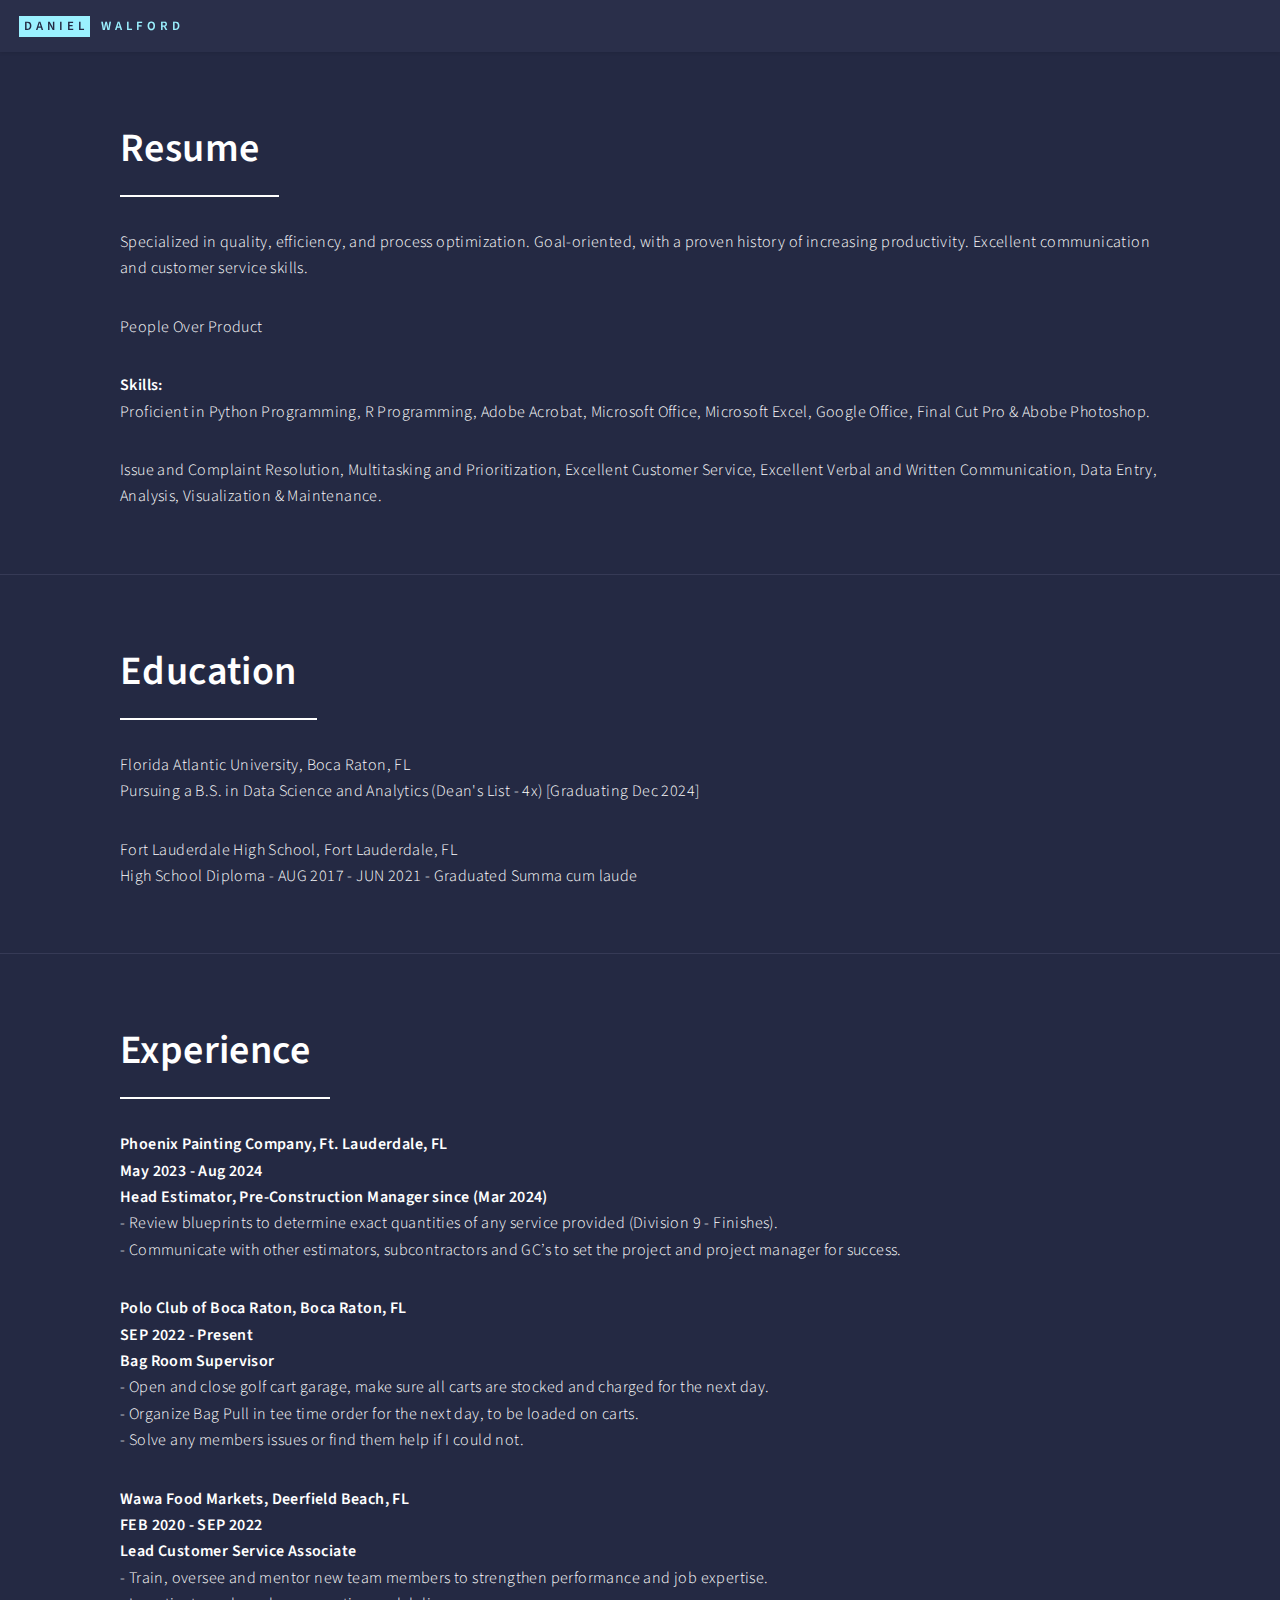
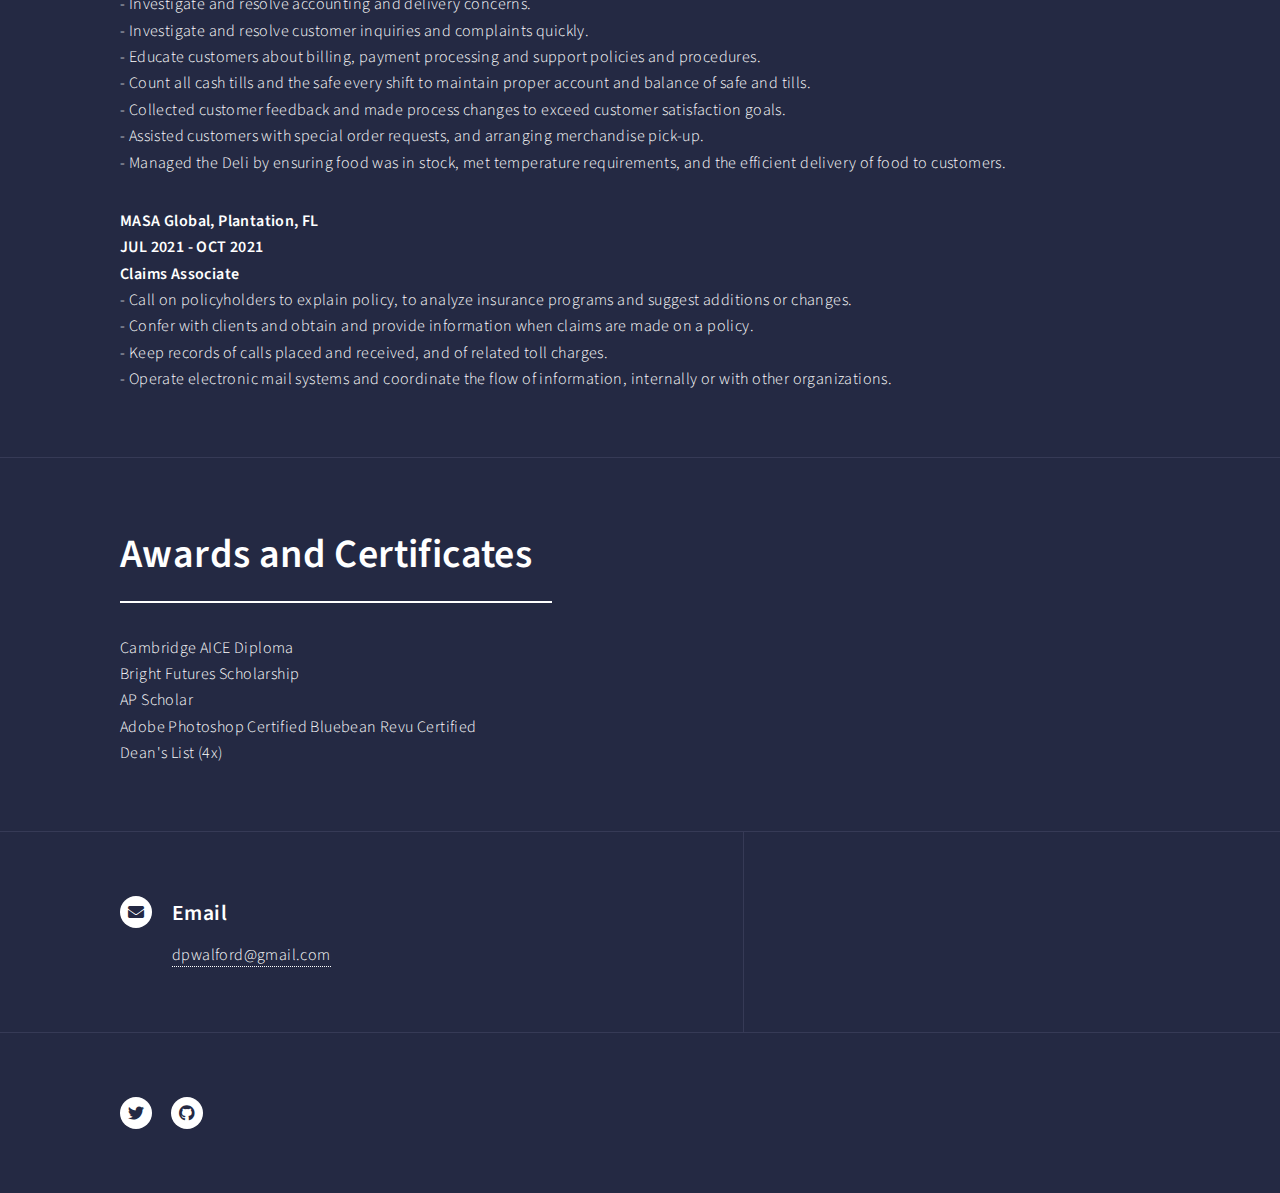
<file: generic.html>
<!DOCTYPE HTML>
<!--
	Forty by HTML5 UP
	html5up.net | @ajlkn
	Free for personal and commercial use under the CCA 3.0 license (html5up.net/license)
-->
<html>
	<head>
		<title>Daniel Walford</title>
		<meta charset="utf-8" />
		<meta name="viewport" content="width=device-width, initial-scale=1, user-scalable=no" />
		<link rel="stylesheet" href="assets/css/main.css" />
		<noscript><link rel="stylesheet" href="assets/css/noscript.css" /></noscript>
	</head>
	<body class="is-preload">

		<!-- Wrapper -->
			<div id="wrapper">

				<!-- Header -->
					<header id="header">
						<a href="index.html" class="logo"><strong>DANIEL</strong> <span>WALFORD</span></a>
					</header>

				<!-- Main -->
					<div id="main" class="alt">

						<!-- One -->
							<section id="one">
								<div class="inner">
									<header class="major">
										<h1>Resume</h1>
									</header>
									<p>Specialized in quality, efficiency, and process optimization. Goal-oriented, with a proven history of increasing productivity. Excellent communication and customer service skills.</p>
									<p>People Over Product</p>
									<p><b>Skills:</b><br> Proficient in Python Programming, R Programming, Adobe Acrobat, Microsoft Office, Microsoft Excel, Google Office, Final Cut Pro & Abobe Photoshop.</p>
									<p>Issue and Complaint Resolution, Multitasking and Prioritization, Excellent Customer Service, Excellent Verbal and Written Communication, Data Entry, Analysis, Visualization & Maintenance.</p>
								</div>
							</section>
							<section id="one">
								<div class="inner">
									<header class="major">
										<h1>Education</h1>
									</header>
									<p> Florida Atlantic University, Boca Raton, FL<br> Pursuing a B.S. in Data Science and Analytics (Dean's List - 4x) [Graduating Dec 2024]</p>
									<p>Fort Lauderdale High School, Fort Lauderdale, FL<br> High School Diploma - AUG  2017 - JUN 2021 - Graduated Summa cum laude</p>
							</section>
							<section id="one">
								<div class="inner">
									<header class="major">
										<h1>Experience</h1>
									</header>
									<p><b>Phoenix Painting Company, Ft. Lauderdale, FL<br> May 2023 - Aug 2024<br> Head Estimator, Pre-Construction Manager since (Mar 2024)</b><br> - Review blueprints to determine exact quantities of any service provided (Division 9 - Finishes).<br> - Communicate with other estimators, subcontractors and GC’s to set the project and project manager for success. </p>
									<p><b>Polo Club of Boca Raton, Boca Raton, FL<br> SEP 2022 - Present<br> Bag Room Supervisor</b><br> - Open and close golf cart garage, make sure all carts are stocked and charged for the next day.<br> - Organize Bag Pull in tee time order for the next day, to be loaded on carts.<br> - Solve any members issues or find them help if I could not.</p>
									<p><b>Wawa Food Markets, Deerfield Beach, FL<br> FEB 2020 - SEP 2022<br> Lead Customer Service Associate </b><br> - Train, oversee and mentor new team members to strengthen performance and job expertise.<br> - Investigate and resolve accounting and delivery concerns.<br> - Investigate and resolve customer inquiries and complaints quickly.<br> - Educate customers about billing, payment processing and support policies and procedures.<br> - Count all cash tills and the safe every shift to maintain proper account and balance of safe and tills.<br> - Collected customer feedback and made process changes to exceed customer satisfaction goals.<br> - Assisted customers with special order requests, and arranging merchandise pick-up.<br> - Managed the Deli by ensuring food was in stock, met temperature requirements, and the efficient delivery of food to customers.</p>
									<p><b>MASA Global, Plantation, FL<br>  JUL 2021 - OCT 2021<br> Claims Associate</b><br> - Call on policyholders to explain policy, to analyze insurance programs and suggest additions or changes.<br> - Confer with clients and obtain and provide information when claims are made on a policy.<br> - Keep records of calls placed and received, and of related toll charges.<br> - Operate electronic mail systems and coordinate the flow of information, internally or with other organizations.
							</section>
							
							<section id="one">
								<div class="inner">
									<header class="major">
										<h1>Awards and Certificates</h1>
									</header>
									<p> Cambridge AICE Diploma<br> Bright Futures Scholarship<br> AP Scholar<br> Adobe Photoshop Certified<be> Bluebean Revu Certified<br> Dean's List (4x) </p>
							</section>
						

					</div>

				<!-- Contact -->
					<section id="contact">
						<div class="inner">
							<section>
									<div class="contact-method">
										<span class="icon solid alt fa-envelope"></span>
										<h3>Email</h3>
										<a href="href=mailto:“dpwalford@gmail.com”">dpwalford@gmail.com</a>
									</div>
							</section>
							<section class="split">
							</section>
						</div>
					</section>

				<!-- Footer -->
					<footer id="footer">
						<div class="inner">
							<ul class="icons">
								<li><a href="https://twitter.com/onlyoverdan" class="icon brands alt fa-twitter"><span class="label">Twitter</span></a></li>
								<li><a href="https://github.com/dpwalford" class="icon brands alt fa-github"><span class="label">GitHub</span></a></li>
						</div>
					</footer>

			</div>

		<!-- Scripts -->
			<script src="assets/js/jquery.min.js"></script>
			<script src="assets/js/jquery.scrolly.min.js"></script>
			<script src="assets/js/jquery.scrollex.min.js"></script>
			<script src="assets/js/browser.min.js"></script>
			<script src="assets/js/breakpoints.min.js"></script>
			<script src="assets/js/util.js"></script>
			<script src="assets/js/main.js"></script>

	</body>
</html>
</file>
<file: assets/css/noscript.css>
/*
	Forty by HTML5 UP
	html5up.net | @ajlkn
	Free for personal and commercial use under the CCA 3.0 license (html5up.net/license)
*/

/* Banner */

	body.is-preload #banner:after {
		opacity: 0.85;
	}

	body.is-preload #banner > .inner {
		-moz-filter: none;
		-webkit-filter: none;
		-ms-filter: none;
		filter: none;
		-moz-transform: none;
		-webkit-transform: none;
		-ms-transform: none;
		transform: none;
		opacity: 1;
	}
</file>
<file: assets/css/main.css>
@import url(fontawesome-all.min.css);
@import url("https://fonts.googleapis.com/css?family=Source+Sans+Pro:300,300italic,600,600italic");

/*
	Forty by HTML5 UP
	html5up.net | @ajlkn
	Free for personal and commercial use under the CCA 3.0 license (html5up.net/license)
*/

html, body, div, span, applet, object,
iframe, h1, h2, h3, h4, h5, h6, p, blockquote,
pre, a, abbr, acronym, address, big, cite,
code, del, dfn, em, img, ins, kbd, q, s, samp,
small, strike, strong, sub, sup, tt, var, b,
u, i, center, dl, dt, dd, ol, ul, li, fieldset,
form, label, legend, table, caption, tbody,
tfoot, thead, tr, th, td, article, aside,
canvas, details, embed, figure, figcaption,
footer, header, hgroup, menu, nav, output, ruby,
section, summary, time, mark, audio, video {
	margin: 0;
	padding: 0;
	border: 0;
	font-size: 100%;
	font: inherit;
	vertical-align: baseline;}

article, aside, details, figcaption, figure,
footer, header, hgroup, menu, nav, section {
	display: block;}

body {
	line-height: 1;
}

ol, ul {
	list-style: none;
}

blockquote, q {
	quotes: none;
}

	blockquote:before, blockquote:after, q:before, q:after {
		content: '';
		content: none;
	}

table {
	border-collapse: collapse;
	border-spacing: 0;
}

body {
	-webkit-text-size-adjust: none;
}

mark {
	background-color: transparent;
	color: inherit;
}

input::-moz-focus-inner {
	border: 0;
	padding: 0;
}

input, select, textarea {
	-moz-appearance: none;
	-webkit-appearance: none;
	-ms-appearance: none;
	appearance: none;
}

/* Basic */

	@-ms-viewport {
		width: device-width;
	}

	body {
		-ms-overflow-style: scrollbar;
	}

	@media screen and (max-width: 480px) {

		html, body {
			min-width: 320px;
		}

	}

	html {
		box-sizing: border-box;
	}

	*, *:before, *:after {
		box-sizing: inherit;
	}

	body {
		background: #242943;
	}

		body.is-preload *, body.is-preload *:before, body.is-preload *:after {
			-moz-animation: none !important;
			-webkit-animation: none !important;
			-ms-animation: none !important;
			animation: none !important;
			-moz-transition: none !important;
			-webkit-transition: none !important;
			-ms-transition: none !important;
			transition: none !important;
		}

/* Type */

	body, input, select, textarea {
		color: #ffffff;
		font-family: "Source Sans Pro", Helvetica, sans-serif;
		font-size: 17pt;
		font-weight: 300;
		letter-spacing: 0.025em;
		line-height: 1.65;
	}

		@media screen and (max-width: 1680px) {

			body, input, select, textarea {
				font-size: 14pt;
			}

		}

		@media screen and (max-width: 1280px) {

			body, input, select, textarea {
				font-size: 12pt;
			}

		}

		@media screen and (max-width: 360px) {

			body, input, select, textarea {
				font-size: 11pt;
			}

		}

	a {
		-moz-transition: color 0.2s ease-in-out, border-bottom-color 0.2s ease-in-out;
		-webkit-transition: color 0.2s ease-in-out, border-bottom-color 0.2s ease-in-out;
		-ms-transition: color 0.2s ease-in-out, border-bottom-color 0.2s ease-in-out;
		transition: color 0.2s ease-in-out, border-bottom-color 0.2s ease-in-out;
		border-bottom: dotted 1px;
		color: inherit;
		text-decoration: none;
	}

		a:hover {
			border-bottom-color: transparent;
			color: #9bf1ff !important;
		}

		a:active {
			color: #53e3fb !important;
		}

	strong, b {
		color: #ffffff;
		font-weight: 600;
	}

	em, i {
		font-style: italic;
	}

	p {
		margin: 0 0 2em 0;
	}

	h1, h2, h3, h4, h5, h6 {
		color: #ffffff;
		font-weight: 600;
		line-height: 1.65;
		margin: 0 0 1em 0;
	}

		h1 a, h2 a, h3 a, h4 a, h5 a, h6 a {
			color: inherit;
			border-bottom: 0;
		}

	h1 {
		font-size: 2.5em;
	}

	h2 {
		font-size: 1.75em;
	}

	h3 {
		font-size: 1.35em;
	}

	h4 {
		font-size: 1.1em;
	}

	h5 {
		font-size: 0.9em;
	}

	h6 {
		font-size: 0.7em;
	}

	@media screen and (max-width: 736px) {

		h1 {
			font-size: 2em;
		}

		h2 {
			font-size: 1.5em;
		}

		h3 {
			font-size: 1.25em;
		}

	}

	sub {
		font-size: 0.8em;
		position: relative;
		top: 0.5em;
	}

	sup {
		font-size: 0.8em;
		position: relative;
		top: -0.5em;
	}

	blockquote {
		border-left: solid 4px rgba(212, 212, 255, 0.1);
		font-style: italic;
		margin: 0 0 2em 0;
		padding: 0.5em 0 0.5em 2em;
	}

	code {
		background: rgba(212, 212, 255, 0.035);
		font-family: "Courier New", monospace;
		font-size: 0.9em;
		margin: 0 0.25em;
		padding: 0.25em 0.65em;
	}

	pre {
		-webkit-overflow-scrolling: touch;
		font-family: "Courier New", monospace;
		font-size: 0.9em;
		margin: 0 0 2em 0;
	}

		pre code {
			display: block;
			line-height: 1.75;
			padding: 1em 1.5em;
			overflow-x: auto;
		}

	hr {
		border: 0;
		border-bottom: solid 1px rgba(212, 212, 255, 0.1);
		margin: 2em 0;
	}

		hr.major {
			margin: 3em 0;
		}

	.align-left {
		text-align: left;
	}

	.align-center {
		text-align: center;
	}

	.align-right {
		text-align: right;
	}

/* Row */

	.row {
		display: flex;
		flex-wrap: wrap;
		box-sizing: border-box;
		align-items: stretch;
	}

		.row > * {
			box-sizing: border-box;
		}

		.row.gtr-uniform > * > :last-child {
			margin-bottom: 0;
		}

		.row.aln-left {
			justify-content: flex-start;
		}

		.row.aln-center {
			justify-content: center;
		}

		.row.aln-right {
			justify-content: flex-end;
		}

		.row.aln-top {
			align-items: flex-start;
		}

		.row.aln-middle {
			align-items: center;
		}

		.row.aln-bottom {
			align-items: flex-end;
		}

		.row > .imp {
			order: -1;
		}

		.row > .col-1 {
			width: 8.33333%;
		}

		.row > .off-1 {
			margin-left: 8.33333%;
		}

		.row > .col-2 {
			width: 16.66667%;
		}

		.row > .off-2 {
			margin-left: 16.66667%;
		}

		.row > .col-3 {
			width: 25%;
		}

		.row > .off-3 {
			margin-left: 25%;
		}

		.row > .col-4 {
			width: 33.33333%;
		}

		.row > .off-4 {
			margin-left: 33.33333%;
		}

		.row > .col-5 {
			width: 41.66667%;
		}

		.row > .off-5 {
			margin-left: 41.66667%;
		}

		.row > .col-6 {
			width: 50%;
		}

		.row > .off-6 {
			margin-left: 50%;
		}

		.row > .col-7 {
			width: 58.33333%;
		}

		.row > .off-7 {
			margin-left: 58.33333%;
		}

		.row > .col-8 {
			width: 66.66667%;
		}

		.row > .off-8 {
			margin-left: 66.66667%;
		}

		.row > .col-9 {
			width: 75%;
		}

		.row > .off-9 {
			margin-left: 75%;
		}

		.row > .col-10 {
			width: 83.33333%;
		}

		.row > .off-10 {
			margin-left: 83.33333%;
		}

		.row > .col-11 {
			width: 91.66667%;
		}

		.row > .off-11 {
			margin-left: 91.66667%;
		}

		.row > .col-12 {
			width: 100%;
		}

		.row > .off-12 {
			margin-left: 100%;
		}

		.row.gtr-0 {
			margin-top: 0;
			margin-left: 0em;
		}

			.row.gtr-0 > * {
				padding: 0 0 0 0em;
			}

			.row.gtr-0.gtr-uniform {
				margin-top: 0em;
			}

				.row.gtr-0.gtr-uniform > * {
					padding-top: 0em;
				}

		.row.gtr-25 {
			margin-top: 0;
			margin-left: -0.5em;
		}

			.row.gtr-25 > * {
				padding: 0 0 0 0.5em;
			}

			.row.gtr-25.gtr-uniform {
				margin-top: -0.5em;
			}

				.row.gtr-25.gtr-uniform > * {
					padding-top: 0.5em;
				}

		.row.gtr-50 {
			margin-top: 0;
			margin-left: -1em;
		}

			.row.gtr-50 > * {
				padding: 0 0 0 1em;
			}

			.row.gtr-50.gtr-uniform {
				margin-top: -1em;
			}

				.row.gtr-50.gtr-uniform > * {
					padding-top: 1em;
				}

		.row {
			margin-top: 0;
			margin-left: -2em;
		}

			.row > * {
				padding: 0 0 0 2em;
			}

			.row.gtr-uniform {
				margin-top: -2em;
			}

				.row.gtr-uniform > * {
					padding-top: 2em;
				}

		.row.gtr-150 {
			margin-top: 0;
			margin-left: -3em;
		}

			.row.gtr-150 > * {
				padding: 0 0 0 3em;
			}

			.row.gtr-150.gtr-uniform {
				margin-top: -3em;
			}

				.row.gtr-150.gtr-uniform > * {
					padding-top: 3em;
				}

		.row.gtr-200 {
			margin-top: 0;
			margin-left: -4em;
		}

			.row.gtr-200 > * {
				padding: 0 0 0 4em;
			}

			.row.gtr-200.gtr-uniform {
				margin-top: -4em;
			}

				.row.gtr-200.gtr-uniform > * {
					padding-top: 4em;
				}

		@media screen and (max-width: 1680px) {

			.row {
				display: flex;
				flex-wrap: wrap;
				box-sizing: border-box;
				align-items: stretch;
			}

				.row > * {
					box-sizing: border-box;
				}

				.row.gtr-uniform > * > :last-child {
					margin-bottom: 0;
				}

				.row.aln-left {
					justify-content: flex-start;
				}

				.row.aln-center {
					justify-content: center;
				}

				.row.aln-right {
					justify-content: flex-end;
				}

				.row.aln-top {
					align-items: flex-start;
				}

				.row.aln-middle {
					align-items: center;
				}

				.row.aln-bottom {
					align-items: flex-end;
				}

				.row > .imp-xlarge {
					order: -1;
				}

				.row > .col-1-xlarge {
					width: 8.33333%;
				}

				.row > .off-1-xlarge {
					margin-left: 8.33333%;
				}

				.row > .col-2-xlarge {
					width: 16.66667%;
				}

				.row > .off-2-xlarge {
					margin-left: 16.66667%;
				}

				.row > .col-3-xlarge {
					width: 25%;
				}

				.row > .off-3-xlarge {
					margin-left: 25%;
				}

				.row > .col-4-xlarge {
					width: 33.33333%;
				}

				.row > .off-4-xlarge {
					margin-left: 33.33333%;
				}

				.row > .col-5-xlarge {
					width: 41.66667%;
				}

				.row > .off-5-xlarge {
					margin-left: 41.66667%;
				}

				.row > .col-6-xlarge {
					width: 50%;
				}

				.row > .off-6-xlarge {
					margin-left: 50%;
				}

				.row > .col-7-xlarge {
					width: 58.33333%;
				}

				.row > .off-7-xlarge {
					margin-left: 58.33333%;
				}

				.row > .col-8-xlarge {
					width: 66.66667%;
				}

				.row > .off-8-xlarge {
					margin-left: 66.66667%;
				}

				.row > .col-9-xlarge {
					width: 75%;
				}

				.row > .off-9-xlarge {
					margin-left: 75%;
				}

				.row > .col-10-xlarge {
					width: 83.33333%;
				}

				.row > .off-10-xlarge {
					margin-left: 83.33333%;
				}

				.row > .col-11-xlarge {
					width: 91.66667%;
				}

				.row > .off-11-xlarge {
					margin-left: 91.66667%;
				}

				.row > .col-12-xlarge {
					width: 100%;
				}

				.row > .off-12-xlarge {
					margin-left: 100%;
				}

				.row.gtr-0 {
					margin-top: 0;
					margin-left: 0em;
				}

					.row.gtr-0 > * {
						padding: 0 0 0 0em;
					}

					.row.gtr-0.gtr-uniform {
						margin-top: 0em;
					}

						.row.gtr-0.gtr-uniform > * {
							padding-top: 0em;
						}

				.row.gtr-25 {
					margin-top: 0;
					margin-left: -0.5em;
				}

					.row.gtr-25 > * {
						padding: 0 0 0 0.5em;
					}

					.row.gtr-25.gtr-uniform {
						margin-top: -0.5em;
					}

						.row.gtr-25.gtr-uniform > * {
							padding-top: 0.5em;
						}

				.row.gtr-50 {
					margin-top: 0;
					margin-left: -1em;
				}

					.row.gtr-50 > * {
						padding: 0 0 0 1em;
					}

					.row.gtr-50.gtr-uniform {
						margin-top: -1em;
					}

						.row.gtr-50.gtr-uniform > * {
							padding-top: 1em;
						}

				.row {
					margin-top: 0;
					margin-left: -2em;
				}

					.row > * {
						padding: 0 0 0 2em;
					}

					.row.gtr-uniform {
						margin-top: -2em;
					}

						.row.gtr-uniform > * {
							padding-top: 2em;
						}

				.row.gtr-150 {
					margin-top: 0;
					margin-left: -3em;
				}

					.row.gtr-150 > * {
						padding: 0 0 0 3em;
					}

					.row.gtr-150.gtr-uniform {
						margin-top: -3em;
					}

						.row.gtr-150.gtr-uniform > * {
							padding-top: 3em;
						}

				.row.gtr-200 {
					margin-top: 0;
					margin-left: -4em;
				}

					.row.gtr-200 > * {
						padding: 0 0 0 4em;
					}

					.row.gtr-200.gtr-uniform {
						margin-top: -4em;
					}

						.row.gtr-200.gtr-uniform > * {
							padding-top: 4em;
						}

		}

		@media screen and (max-width: 1280px) {

			.row {
				display: flex;
				flex-wrap: wrap;
				box-sizing: border-box;
				align-items: stretch;
			}

				.row > * {
					box-sizing: border-box;
				}

				.row.gtr-uniform > * > :last-child {
					margin-bottom: 0;
				}

				.row.aln-left {
					justify-content: flex-start;
				}

				.row.aln-center {
					justify-content: center;
				}

				.row.aln-right {
					justify-content: flex-end;
				}

				.row.aln-top {
					align-items: flex-start;
				}

				.row.aln-middle {
					align-items: center;
				}

				.row.aln-bottom {
					align-items: flex-end;
				}

				.row > .imp-large {
					order: -1;
				}

				.row > .col-1-large {
					width: 8.33333%;
				}

				.row > .off-1-large {
					margin-left: 8.33333%;
				}

				.row > .col-2-large {
					width: 16.66667%;
				}

				.row > .off-2-large {
					margin-left: 16.66667%;
				}

				.row > .col-3-large {
					width: 25%;
				}

				.row > .off-3-large {
					margin-left: 25%;
				}

				.row > .col-4-large {
					width: 33.33333%;
				}

				.row > .off-4-large {
					margin-left: 33.33333%;
				}

				.row > .col-5-large {
					width: 41.66667%;
				}

				.row > .off-5-large {
					margin-left: 41.66667%;
				}

				.row > .col-6-large {
					width: 50%;
				}

				.row > .off-6-large {
					margin-left: 50%;
				}

				.row > .col-7-large {
					width: 58.33333%;
				}

				.row > .off-7-large {
					margin-left: 58.33333%;
				}

				.row > .col-8-large {
					width: 66.66667%;
				}

				.row > .off-8-large {
					margin-left: 66.66667%;
				}

				.row > .col-9-large {
					width: 75%;
				}

				.row > .off-9-large {
					margin-left: 75%;
				}

				.row > .col-10-large {
					width: 83.33333%;
				}

				.row > .off-10-large {
					margin-left: 83.33333%;
				}

				.row > .col-11-large {
					width: 91.66667%;
				}

				.row > .off-11-large {
					margin-left: 91.66667%;
				}

				.row > .col-12-large {
					width: 100%;
				}

				.row > .off-12-large {
					margin-left: 100%;
				}

				.row.gtr-0 {
					margin-top: 0;
					margin-left: 0em;
				}

					.row.gtr-0 > * {
						padding: 0 0 0 0em;
					}

					.row.gtr-0.gtr-uniform {
						margin-top: 0em;
					}

						.row.gtr-0.gtr-uniform > * {
							padding-top: 0em;
						}

				.row.gtr-25 {
					margin-top: 0;
					margin-left: -0.375em;
				}

					.row.gtr-25 > * {
						padding: 0 0 0 0.375em;
					}

					.row.gtr-25.gtr-uniform {
						margin-top: -0.375em;
					}

						.row.gtr-25.gtr-uniform > * {
							padding-top: 0.375em;
						}

				.row.gtr-50 {
					margin-top: 0;
					margin-left: -0.75em;
				}

					.row.gtr-50 > * {
						padding: 0 0 0 0.75em;
					}

					.row.gtr-50.gtr-uniform {
						margin-top: -0.75em;
					}

						.row.gtr-50.gtr-uniform > * {
							padding-top: 0.75em;
						}

				.row {
					margin-top: 0;
					margin-left: -1.5em;
				}

					.row > * {
						padding: 0 0 0 1.5em;
					}

					.row.gtr-uniform {
						margin-top: -1.5em;
					}

						.row.gtr-uniform > * {
							padding-top: 1.5em;
						}

				.row.gtr-150 {
					margin-top: 0;
					margin-left: -2.25em;
				}

					.row.gtr-150 > * {
						padding: 0 0 0 2.25em;
					}

					.row.gtr-150.gtr-uniform {
						margin-top: -2.25em;
					}

						.row.gtr-150.gtr-uniform > * {
							padding-top: 2.25em;
						}

				.row.gtr-200 {
					margin-top: 0;
					margin-left: -3em;
				}

					.row.gtr-200 > * {
						padding: 0 0 0 3em;
					}

					.row.gtr-200.gtr-uniform {
						margin-top: -3em;
					}

						.row.gtr-200.gtr-uniform > * {
							padding-top: 3em;
						}

		}

		@media screen and (max-width: 980px) {

			.row {
				display: flex;
				flex-wrap: wrap;
				box-sizing: border-box;
				align-items: stretch;
			}

				.row > * {
					box-sizing: border-box;
				}

				.row.gtr-uniform > * > :last-child {
					margin-bottom: 0;
				}

				.row.aln-left {
					justify-content: flex-start;
				}

				.row.aln-center {
					justify-content: center;
				}

				.row.aln-right {
					justify-content: flex-end;
				}

				.row.aln-top {
					align-items: flex-start;
				}

				.row.aln-middle {
					align-items: center;
				}

				.row.aln-bottom {
					align-items: flex-end;
				}

				.row > .imp-medium {
					order: -1;
				}

				.row > .col-1-medium {
					width: 8.33333%;
				}

				.row > .off-1-medium {
					margin-left: 8.33333%;
				}

				.row > .col-2-medium {
					width: 16.66667%;
				}

				.row > .off-2-medium {
					margin-left: 16.66667%;
				}

				.row > .col-3-medium {
					width: 25%;
				}

				.row > .off-3-medium {
					margin-left: 25%;
				}

				.row > .col-4-medium {
					width: 33.33333%;
				}

				.row > .off-4-medium {
					margin-left: 33.33333%;
				}

				.row > .col-5-medium {
					width: 41.66667%;
				}

				.row > .off-5-medium {
					margin-left: 41.66667%;
				}

				.row > .col-6-medium {
					width: 50%;
				}

				.row > .off-6-medium {
					margin-left: 50%;
				}

				.row > .col-7-medium {
					width: 58.33333%;
				}

				.row > .off-7-medium {
					margin-left: 58.33333%;
				}

				.row > .col-8-medium {
					width: 66.66667%;
				}

				.row > .off-8-medium {
					margin-left: 66.66667%;
				}

				.row > .col-9-medium {
					width: 75%;
				}

				.row > .off-9-medium {
					margin-left: 75%;
				}

				.row > .col-10-medium {
					width: 83.33333%;
				}

				.row > .off-10-medium {
					margin-left: 83.33333%;
				}

				.row > .col-11-medium {
					width: 91.66667%;
				}

				.row > .off-11-medium {
					margin-left: 91.66667%;
				}

				.row > .col-12-medium {
					width: 100%;
				}

				.row > .off-12-medium {
					margin-left: 100%;
				}

				.row.gtr-0 {
					margin-top: 0;
					margin-left: 0em;
				}

					.row.gtr-0 > * {
						padding: 0 0 0 0em;
					}

					.row.gtr-0.gtr-uniform {
						margin-top: 0em;
					}

						.row.gtr-0.gtr-uniform > * {
							padding-top: 0em;
						}

				.row.gtr-25 {
					margin-top: 0;
					margin-left: -0.375em;
				}

					.row.gtr-25 > * {
						padding: 0 0 0 0.375em;
					}

					.row.gtr-25.gtr-uniform {
						margin-top: -0.375em;
					}

						.row.gtr-25.gtr-uniform > * {
							padding-top: 0.375em;
						}

				.row.gtr-50 {
					margin-top: 0;
					margin-left: -0.75em;
				}

					.row.gtr-50 > * {
						padding: 0 0 0 0.75em;
					}

					.row.gtr-50.gtr-uniform {
						margin-top: -0.75em;
					}

						.row.gtr-50.gtr-uniform > * {
							padding-top: 0.75em;
						}

				.row {
					margin-top: 0;
					margin-left: -1.5em;
				}

					.row > * {
						padding: 0 0 0 1.5em;
					}

					.row.gtr-uniform {
						margin-top: -1.5em;
					}

						.row.gtr-uniform > * {
							padding-top: 1.5em;
						}

				.row.gtr-150 {
					margin-top: 0;
					margin-left: -2.25em;
				}

					.row.gtr-150 > * {
						padding: 0 0 0 2.25em;
					}

					.row.gtr-150.gtr-uniform {
						margin-top: -2.25em;
					}

						.row.gtr-150.gtr-uniform > * {
							padding-top: 2.25em;
						}

				.row.gtr-200 {
					margin-top: 0;
					margin-left: -3em;
				}

					.row.gtr-200 > * {
						padding: 0 0 0 3em;
					}

					.row.gtr-200.gtr-uniform {
						margin-top: -3em;
					}

						.row.gtr-200.gtr-uniform > * {
							padding-top: 3em;
						}

		}

		@media screen and (max-width: 736px) {

			.row {
				display: flex;
				flex-wrap: wrap;
				box-sizing: border-box;
				align-items: stretch;
			}

				.row > * {
					box-sizing: border-box;
				}

				.row.gtr-uniform > * > :last-child {
					margin-bottom: 0;
				}

				.row.aln-left {
					justify-content: flex-start;
				}

				.row.aln-center {
					justify-content: center;
				}

				.row.aln-right {
					justify-content: flex-end;
				}

				.row.aln-top {
					align-items: flex-start;
				}

				.row.aln-middle {
					align-items: center;
				}

				.row.aln-bottom {
					align-items: flex-end;
				}

				.row > .imp-small {
					order: -1;
				}

				.row > .col-1-small {
					width: 8.33333%;
				}

				.row > .off-1-small {
					margin-left: 8.33333%;
				}

				.row > .col-2-small {
					width: 16.66667%;
				}

				.row > .off-2-small {
					margin-left: 16.66667%;
				}

				.row > .col-3-small {
					width: 25%;
				}

				.row > .off-3-small {
					margin-left: 25%;
				}

				.row > .col-4-small {
					width: 33.33333%;
				}

				.row > .off-4-small {
					margin-left: 33.33333%;
				}

				.row > .col-5-small {
					width: 41.66667%;
				}

				.row > .off-5-small {
					margin-left: 41.66667%;
				}

				.row > .col-6-small {
					width: 50%;
				}

				.row > .off-6-small {
					margin-left: 50%;
				}

				.row > .col-7-small {
					width: 58.33333%;
				}

				.row > .off-7-small {
					margin-left: 58.33333%;
				}

				.row > .col-8-small {
					width: 66.66667%;
				}

				.row > .off-8-small {
					margin-left: 66.66667%;
				}

				.row > .col-9-small {
					width: 75%;
				}

				.row > .off-9-small {
					margin-left: 75%;
				}

				.row > .col-10-small {
					width: 83.33333%;
				}

				.row > .off-10-small {
					margin-left: 83.33333%;
				}

				.row > .col-11-small {
					width: 91.66667%;
				}

				.row > .off-11-small {
					margin-left: 91.66667%;
				}

				.row > .col-12-small {
					width: 100%;
				}

				.row > .off-12-small {
					margin-left: 100%;
				}

				.row.gtr-0 {
					margin-top: 0;
					margin-left: 0em;
				}

					.row.gtr-0 > * {
						padding: 0 0 0 0em;
					}

					.row.gtr-0.gtr-uniform {
						margin-top: 0em;
					}

						.row.gtr-0.gtr-uniform > * {
							padding-top: 0em;
						}

				.row.gtr-25 {
					margin-top: 0;
					margin-left: -0.3125em;
				}

					.row.gtr-25 > * {
						padding: 0 0 0 0.3125em;
					}

					.row.gtr-25.gtr-uniform {
						margin-top: -0.3125em;
					}

						.row.gtr-25.gtr-uniform > * {
							padding-top: 0.3125em;
						}

				.row.gtr-50 {
					margin-top: 0;
					margin-left: -0.625em;
				}

					.row.gtr-50 > * {
						padding: 0 0 0 0.625em;
					}

					.row.gtr-50.gtr-uniform {
						margin-top: -0.625em;
					}

						.row.gtr-50.gtr-uniform > * {
							padding-top: 0.625em;
						}

				.row {
					margin-top: 0;
					margin-left: -1.25em;
				}

					.row > * {
						padding: 0 0 0 1.25em;
					}

					.row.gtr-uniform {
						margin-top: -1.25em;
					}

						.row.gtr-uniform > * {
							padding-top: 1.25em;
						}

				.row.gtr-150 {
					margin-top: 0;
					margin-left: -1.875em;
				}

					.row.gtr-150 > * {
						padding: 0 0 0 1.875em;
					}

					.row.gtr-150.gtr-uniform {
						margin-top: -1.875em;
					}

						.row.gtr-150.gtr-uniform > * {
							padding-top: 1.875em;
						}

				.row.gtr-200 {
					margin-top: 0;
					margin-left: -2.5em;
				}

					.row.gtr-200 > * {
						padding: 0 0 0 2.5em;
					}

					.row.gtr-200.gtr-uniform {
						margin-top: -2.5em;
					}

						.row.gtr-200.gtr-uniform > * {
							padding-top: 2.5em;
						}

		}

		@media screen and (max-width: 480px) {

			.row {
				display: flex;
				flex-wrap: wrap;
				box-sizing: border-box;
				align-items: stretch;
			}

				.row > * {
					box-sizing: border-box;
				}

				.row.gtr-uniform > * > :last-child {
					margin-bottom: 0;
				}

				.row.aln-left {
					justify-content: flex-start;
				}

				.row.aln-center {
					justify-content: center;
				}

				.row.aln-right {
					justify-content: flex-end;
				}

				.row.aln-top {
					align-items: flex-start;
				}

				.row.aln-middle {
					align-items: center;
				}

				.row.aln-bottom {
					align-items: flex-end;
				}

				.row > .imp-xsmall {
					order: -1;
				}

				.row > .col-1-xsmall {
					width: 8.33333%;
				}

				.row > .off-1-xsmall {
					margin-left: 8.33333%;
				}

				.row > .col-2-xsmall {
					width: 16.66667%;
				}

				.row > .off-2-xsmall {
					margin-left: 16.66667%;
				}

				.row > .col-3-xsmall {
					width: 25%;
				}

				.row > .off-3-xsmall {
					margin-left: 25%;
				}

				.row > .col-4-xsmall {
					width: 33.33333%;
				}

				.row > .off-4-xsmall {
					margin-left: 33.33333%;
				}

				.row > .col-5-xsmall {
					width: 41.66667%;
				}

				.row > .off-5-xsmall {
					margin-left: 41.66667%;
				}

				.row > .col-6-xsmall {
					width: 50%;
				}

				.row > .off-6-xsmall {
					margin-left: 50%;
				}

				.row > .col-7-xsmall {
					width: 58.33333%;
				}

				.row > .off-7-xsmall {
					margin-left: 58.33333%;
				}

				.row > .col-8-xsmall {
					width: 66.66667%;
				}

				.row > .off-8-xsmall {
					margin-left: 66.66667%;
				}

				.row > .col-9-xsmall {
					width: 75%;
				}

				.row > .off-9-xsmall {
					margin-left: 75%;
				}

				.row > .col-10-xsmall {
					width: 83.33333%;
				}

				.row > .off-10-xsmall {
					margin-left: 83.33333%;
				}

				.row > .col-11-xsmall {
					width: 91.66667%;
				}

				.row > .off-11-xsmall {
					margin-left: 91.66667%;
				}

				.row > .col-12-xsmall {
					width: 100%;
				}

				.row > .off-12-xsmall {
					margin-left: 100%;
				}

				.row.gtr-0 {
					margin-top: 0;
					margin-left: 0em;
				}

					.row.gtr-0 > * {
						padding: 0 0 0 0em;
					}

					.row.gtr-0.gtr-uniform {
						margin-top: 0em;
					}

						.row.gtr-0.gtr-uniform > * {
							padding-top: 0em;
						}

				.row.gtr-25 {
					margin-top: 0;
					margin-left: -0.3125em;
				}

					.row.gtr-25 > * {
						padding: 0 0 0 0.3125em;
					}

					.row.gtr-25.gtr-uniform {
						margin-top: -0.3125em;
					}

						.row.gtr-25.gtr-uniform > * {
							padding-top: 0.3125em;
						}

				.row.gtr-50 {
					margin-top: 0;
					margin-left: -0.625em;
				}

					.row.gtr-50 > * {
						padding: 0 0 0 0.625em;
					}

					.row.gtr-50.gtr-uniform {
						margin-top: -0.625em;
					}

						.row.gtr-50.gtr-uniform > * {
							padding-top: 0.625em;
						}

				.row {
					margin-top: 0;
					margin-left: -1.25em;
				}

					.row > * {
						padding: 0 0 0 1.25em;
					}

					.row.gtr-uniform {
						margin-top: -1.25em;
					}

						.row.gtr-uniform > * {
							padding-top: 1.25em;
						}

				.row.gtr-150 {
					margin-top: 0;
					margin-left: -1.875em;
				}

					.row.gtr-150 > * {
						padding: 0 0 0 1.875em;
					}

					.row.gtr-150.gtr-uniform {
						margin-top: -1.875em;
					}

						.row.gtr-150.gtr-uniform > * {
							padding-top: 1.875em;
						}

				.row.gtr-200 {
					margin-top: 0;
					margin-left: -2.5em;
				}

					.row.gtr-200 > * {
						padding: 0 0 0 2.5em;
					}

					.row.gtr-200.gtr-uniform {
						margin-top: -2.5em;
					}

						.row.gtr-200.gtr-uniform > * {
							padding-top: 2.5em;
						}

		}

/* Section/Article */

	section.special, article.special {
		text-align: center;
	}

	header.major {
		width: -moz-max-content;
		width: -webkit-max-content;
		width: -ms-max-content;
		width: max-content;
		margin-bottom: 2em;
	}

		header.major > :first-child {
			margin-bottom: 0;
			width: calc(100% + 0.5em);
		}

			header.major > :first-child:after {
				content: '';
				background-color: #ffffff;
				display: block;
				height: 2px;
				margin: 0.325em 0 0.5em 0;
				width: 100%;
			}

		header.major > p {
			font-size: 0.7em;
			font-weight: 600;
			letter-spacing: 0.25em;
			margin-bottom: 0;
			text-transform: uppercase;
		}

		body.is-ie header.major > :first-child:after {
			max-width: 9em;
		}

		body.is-ie header.major > h1:after {
			max-width: 100% !important;
		}

	@media screen and (max-width: 736px) {

		header.major > p br {
			display: none;
		}

	}

/* Form */

	form {
		margin: 0 0 2em 0;
	}

		form > :last-child {
			margin-bottom: 0;
		}

		form > .fields {
			display: -moz-flex;
			display: -webkit-flex;
			display: -ms-flex;
			display: flex;
			-moz-flex-wrap: wrap;
			-webkit-flex-wrap: wrap;
			-ms-flex-wrap: wrap;
			flex-wrap: wrap;
			width: calc(100% + 3em);
			margin: -1.5em 0 2em -1.5em;
		}

			form > .fields > .field {
				-moz-flex-grow: 0;
				-webkit-flex-grow: 0;
				-ms-flex-grow: 0;
				flex-grow: 0;
				-moz-flex-shrink: 0;
				-webkit-flex-shrink: 0;
				-ms-flex-shrink: 0;
				flex-shrink: 0;
				padding: 1.5em 0 0 1.5em;
				width: calc(100% - 1.5em);
			}

				form > .fields > .field.half {
					width: calc(50% - 0.75em);
				}

				form > .fields > .field.third {
					width: calc(100%/3 - 0.5em);
				}

				form > .fields > .field.quarter {
					width: calc(25% - 0.375em);
				}

		@media screen and (max-width: 480px) {

			form > .fields {
				width: calc(100% + 3em);
				margin: -1.5em 0 2em -1.5em;
			}

				form > .fields > .field {
					padding: 1.5em 0 0 1.5em;
					width: calc(100% - 1.5em);
				}

					form > .fields > .field.half {
						width: calc(100% - 1.5em);
					}

					form > .fields > .field.third {
						width: calc(100% - 1.5em);
					}

					form > .fields > .field.quarter {
						width: calc(100% - 1.5em);
					}

		}

	label {
		color: #ffffff;
		display: block;
		font-size: 0.8em;
		font-weight: 600;
		letter-spacing: 0.25em;
		margin: 0 0 1em 0;
		text-transform: uppercase;
	}

	input[type="text"],
	input[type="password"],
	input[type="email"],
	input[type="tel"],
	input[type="search"],
	input[type="url"],
	select,
	textarea {
		-moz-appearance: none;
		-webkit-appearance: none;
		-ms-appearance: none;
		appearance: none;
		background: rgba(212, 212, 255, 0.035);
		border: none;
		border-radius: 0;
		color: inherit;
		display: block;
		outline: 0;
		padding: 0 1em;
		text-decoration: none;
		width: 100%;
	}

		input[type="text"]:invalid,
		input[type="password"]:invalid,
		input[type="email"]:invalid,
		input[type="tel"]:invalid,
		input[type="search"]:invalid,
		input[type="url"]:invalid,
		select:invalid,
		textarea:invalid {
			box-shadow: none;
		}

		input[type="text"]:focus,
		input[type="password"]:focus,
		input[type="email"]:focus,
		input[type="tel"]:focus,
		input[type="search"]:focus,
		input[type="url"]:focus,
		select:focus,
		textarea:focus {
			border-color: #9bf1ff;
			box-shadow: 0 0 0 2px #9bf1ff;
		}

	select {
		background-image: url("data:image/svg+xml;charset=utf8,%3Csvg xmlns='http://www.w3.org/2000/svg' width='40' height='40' preserveAspectRatio='none' viewBox='0 0 40 40'%3E%3Cpath d='M9.4,12.3l10.4,10.4l10.4-10.4c0.2-0.2,0.5-0.4,0.9-0.4c0.3,0,0.6,0.1,0.9,0.4l3.3,3.3c0.2,0.2,0.4,0.5,0.4,0.9 c0,0.4-0.1,0.6-0.4,0.9L20.7,31.9c-0.2,0.2-0.5,0.4-0.9,0.4c-0.3,0-0.6-0.1-0.9-0.4L4.3,17.3c-0.2-0.2-0.4-0.5-0.4-0.9 c0-0.4,0.1-0.6,0.4-0.9l3.3-3.3c0.2-0.2,0.5-0.4,0.9-0.4S9.1,12.1,9.4,12.3z' fill='rgba(212, 212, 255, 0.1)' /%3E%3C/svg%3E");
		background-size: 1.25rem;
		background-repeat: no-repeat;
		background-position: calc(100% - 1rem) center;
		height: 2.75em;
		padding-right: 2.75em;
		text-overflow: ellipsis;
	}

		select option {
			color: #ffffff;
			background: #242943;
		}

		select:focus::-ms-value {
			background-color: transparent;
		}

		select::-ms-expand {
			display: none;
		}

	input[type="text"],
	input[type="password"],
	input[type="email"],
	input[type="tel"],
	input[type="search"],
	input[type="url"],
	select {
		height: 2.75em;
	}

	textarea {
		padding: 0.75em 1em;
	}

	input[type="checkbox"],
	input[type="radio"] {
		-moz-appearance: none;
		-webkit-appearance: none;
		-ms-appearance: none;
		appearance: none;
		display: block;
		float: left;
		margin-right: -2em;
		opacity: 0;
		width: 1em;
		z-index: -1;
	}

		input[type="checkbox"] + label,
		input[type="radio"] + label {
			text-decoration: none;
			color: #ffffff;
			cursor: pointer;
			display: inline-block;
			font-weight: 300;
			padding-left: 2.65em;
			padding-right: 0.75em;
			position: relative;
		}

			input[type="checkbox"] + label:before,
			input[type="radio"] + label:before {
				-moz-osx-font-smoothing: grayscale;
				-webkit-font-smoothing: antialiased;
				display: inline-block;
				font-style: normal;
				font-variant: normal;
				text-rendering: auto;
				line-height: 1;
				text-transform: none !important;
				font-family: 'Font Awesome 5 Free';
				font-weight: 900;
			}

			input[type="checkbox"] + label:before,
			input[type="radio"] + label:before {
				background: rgba(212, 212, 255, 0.035);
				content: '';
				display: inline-block;
				font-size: 0.8em;
				height: 2.0625em;
				left: 0;
				letter-spacing: 0;
				line-height: 2.0625em;
				position: absolute;
				text-align: center;
				top: 0;
				width: 2.0625em;
			}

		input[type="checkbox"]:checked + label:before,
		input[type="radio"]:checked + label:before {
			background: #ffffff;
			border-color: #9bf1ff;
			content: '\f00c';
			color: #242943;
		}

		input[type="checkbox"]:focus + label:before,
		input[type="radio"]:focus + label:before {
			box-shadow: 0 0 0 2px #9bf1ff;
		}

	input[type="radio"] + label:before {
		border-radius: 100%;
	}

	::-webkit-input-placeholder {
		color: rgba(244, 244, 255, 0.2) !important;
		opacity: 1.0;
	}

	:-moz-placeholder {
		color: rgba(244, 244, 255, 0.2) !important;
		opacity: 1.0;
	}

	::-moz-placeholder {
		color: rgba(244, 244, 255, 0.2) !important;
		opacity: 1.0;
	}

	:-ms-input-placeholder {
		color: rgba(244, 244, 255, 0.2) !important;
		opacity: 1.0;
	}

/* Box */

	.box {
		border: solid 1px rgba(212, 212, 255, 0.1);
		margin-bottom: 2em;
		padding: 1.5em;
	}

		.box > :last-child,
		.box > :last-child > :last-child,
		.box > :last-child > :last-child > :last-child {
			margin-bottom: 0;
		}

		.box.alt {
			border: 0;
			border-radius: 0;
			padding: 0;
		}

/* Icon */

	.icon {
		text-decoration: none;
		border-bottom: none;
		position: relative;
	}

		.icon:before {
			-moz-osx-font-smoothing: grayscale;
			-webkit-font-smoothing: antialiased;
			display: inline-block;
			font-style: normal;
			font-variant: normal;
			text-rendering: auto;
			line-height: 1;
			text-transform: none !important;
			font-family: 'Font Awesome 5 Free';
			font-weight: 400;
		}

		.icon > .label {
			display: none;
		}

		.icon:before {
			line-height: inherit;
		}

		.icon.solid:before {
			font-weight: 900;
		}

		.icon.brands:before {
			font-family: 'Font Awesome 5 Brands';
		}

		.icon.alt:before {
			background-color: #ffffff;
			border-radius: 100%;
			color: #242943;
			display: inline-block;
			height: 2em;
			line-height: 2em;
			text-align: center;
			width: 2em;
		}

	a.icon.alt:before {
		-moz-transition: background-color 0.2s ease-in-out;
		-webkit-transition: background-color 0.2s ease-in-out;
		-ms-transition: background-color 0.2s ease-in-out;
		transition: background-color 0.2s ease-in-out;
	}

	a.icon.alt:hover:before {
		background-color: #6fc3df;
	}

	a.icon.alt:active:before {
		background-color: #37a6cb;
	}

/* Image */

	.image {
		border: 0;
		display: inline-block;
		position: relative;
	}

		.image img {
			display: block;
		}

		.image.left, .image.right {
			max-width: 30%;
		}

			.image.left img, .image.right img {
				width: 100%;
			}

		.image.left {
			float: left;
			margin: 0 1.5em 1.25em 0;
			top: 0.25em;
		}

		.image.right {
			float: right;
			margin: 0 0 1.25em 1.5em;
			top: 0.25em;
		}

		.image.fit {
			display: block;
			margin: 0 0 2em 0;
			width: 100%;
		}

			.image.fit img {
				width: 100%;
			}

		.image.main {
			display: block;
			margin: 2.5em 0;
			width: 100%;
		}

			.image.main img {
				width: 100%;
			}

			@media screen and (max-width: 736px) {

				.image.main {
					margin: 1.5em 0;
				}

			}

/* List */

	ol {
		list-style: decimal;
		margin: 0 0 2em 0;
		padding-left: 1.25em;
	}

		ol li {
			padding-left: 0.25em;
		}

	ul {
		list-style: disc;
		margin: 0 0 2em 0;
		padding-left: 1em;
	}

		ul li {
			padding-left: 0.5em;
		}

		ul.alt {
			list-style: none;
			padding-left: 0;
		}

			ul.alt li {
				border-top: solid 1px rgba(212, 212, 255, 0.1);
				padding: 0.5em 0;
			}

				ul.alt li:first-child {
					border-top: 0;
					padding-top: 0;
				}

	dl {
		margin: 0 0 2em 0;
	}

		dl dt {
			display: block;
			font-weight: 600;
			margin: 0 0 1em 0;
		}

		dl dd {
			margin-left: 2em;
		}

/* Actions */

	ul.actions {
		display: -moz-flex;
		display: -webkit-flex;
		display: -ms-flex;
		display: flex;
		cursor: default;
		list-style: none;
		margin-left: -1em;
		padding-left: 0;
	}

		ul.actions li {
			padding: 0 0 0 1em;
			vertical-align: middle;
		}

		ul.actions.special {
			-moz-justify-content: center;
			-webkit-justify-content: center;
			-ms-justify-content: center;
			justify-content: center;
			width: 100%;
			margin-left: 0;
		}

			ul.actions.special li:first-child {
				padding-left: 0;
			}

		ul.actions.stacked {
			-moz-flex-direction: column;
			-webkit-flex-direction: column;
			-ms-flex-direction: column;
			flex-direction: column;
			margin-left: 0;
		}

			ul.actions.stacked li {
				padding: 1.3em 0 0 0;
			}

				ul.actions.stacked li:first-child {
					padding-top: 0;
				}

		ul.actions.fit {
			width: calc(100% + 1em);
		}

			ul.actions.fit li {
				-moz-flex-grow: 1;
				-webkit-flex-grow: 1;
				-ms-flex-grow: 1;
				flex-grow: 1;
				-moz-flex-shrink: 1;
				-webkit-flex-shrink: 1;
				-ms-flex-shrink: 1;
				flex-shrink: 1;
				width: 100%;
			}

				ul.actions.fit li > * {
					width: 100%;
				}

			ul.actions.fit.stacked {
				width: 100%;
			}

/* Icons */

	ul.icons {
		cursor: default;
		list-style: none;
		padding-left: 0;
	}

		ul.icons li {
			display: inline-block;
			padding: 0 1em 0 0;
		}

			ul.icons li:last-child {
				padding-right: 0;
			}

		@media screen and (max-width: 736px) {

			ul.icons li {
				padding: 0 0.75em 0 0;
			}

		}

/* Pagination */

	ul.pagination {
		cursor: default;
		list-style: none;
		padding-left: 0;
	}

		ul.pagination li {
			display: inline-block;
			padding-left: 0;
			vertical-align: middle;
		}

			ul.pagination li > .page {
				-moz-transition: background-color 0.2s ease-in-out, color 0.2s ease-in-out;
				-webkit-transition: background-color 0.2s ease-in-out, color 0.2s ease-in-out;
				-ms-transition: background-color 0.2s ease-in-out, color 0.2s ease-in-out;
				transition: background-color 0.2s ease-in-out, color 0.2s ease-in-out;
				border-bottom: 0;
				display: inline-block;
				font-size: 0.8em;
				font-weight: 600;
				height: 1.5em;
				line-height: 1.5em;
				margin: 0 0.125em;
				min-width: 1.5em;
				padding: 0 0.5em;
				text-align: center;
			}

				ul.pagination li > .page.active {
					background-color: #ffffff;
					color: #242943;
				}

					ul.pagination li > .page.active:hover {
						background-color: #9bf1ff;
						color: #242943 !important;
					}

					ul.pagination li > .page.active:active {
						background-color: #53e3fb;
					}

			ul.pagination li:first-child {
				padding-right: 0.75em;
			}

			ul.pagination li:last-child {
				padding-left: 0.75em;
			}

		@media screen and (max-width: 480px) {

			ul.pagination li:nth-child(n+2):nth-last-child(n+2) {
				display: none;
			}

			ul.pagination li:first-child {
				padding-right: 0;
			}

		}

/* Table */

	.table-wrapper {
		-webkit-overflow-scrolling: touch;
		overflow-x: auto;
	}

	table {
		margin: 0 0 2em 0;
		width: 100%;
	}

		table tbody tr {
			border: solid 1px rgba(212, 212, 255, 0.1);
			border-left: 0;
			border-right: 0;
		}

			table tbody tr:nth-child(2n + 1) {
				background-color: rgba(212, 212, 255, 0.035);
			}

		table td {
			padding: 0.75em 0.75em;
		}

		table th {
			color: #ffffff;
			font-size: 0.9em;
			font-weight: 600;
			padding: 0 0.75em 0.75em 0.75em;
			text-align: left;
		}

		table thead {
			border-bottom: solid 2px rgba(212, 212, 255, 0.1);
		}

		table tfoot {
			border-top: solid 2px rgba(212, 212, 255, 0.1);
		}

		table.alt {
			border-collapse: separate;
		}

			table.alt tbody tr td {
				border: solid 1px rgba(212, 212, 255, 0.1);
				border-left-width: 0;
				border-top-width: 0;
			}

				table.alt tbody tr td:first-child {
					border-left-width: 1px;
				}

			table.alt tbody tr:first-child td {
				border-top-width: 1px;
			}

			table.alt thead {
				border-bottom: 0;
			}

			table.alt tfoot {
				border-top: 0;
			}

/* Button */

	input[type="submit"],
	input[type="reset"],
	input[type="button"],
	button,
	.button {
		-moz-appearance: none;
		-webkit-appearance: none;
		-ms-appearance: none;
		appearance: none;
		-moz-transition: background-color 0.2s ease-in-out, box-shadow 0.2s ease-in-out, color 0.2s ease-in-out;
		-webkit-transition: background-color 0.2s ease-in-out, box-shadow 0.2s ease-in-out, color 0.2s ease-in-out;
		-ms-transition: background-color 0.2s ease-in-out, box-shadow 0.2s ease-in-out, color 0.2s ease-in-out;
		transition: background-color 0.2s ease-in-out, box-shadow 0.2s ease-in-out, color 0.2s ease-in-out;
		background-color: transparent;
		border: 0;
		border-radius: 0;
		box-shadow: inset 0 0 0 2px #ffffff;
		color: #ffffff;
		cursor: pointer;
		display: inline-block;
		font-size: 0.8em;
		font-weight: 600;
		height: 3.5em;
		letter-spacing: 0.25em;
		line-height: 3.5em;
		padding: 0 1.75em;
		text-align: center;
		text-decoration: none;
		text-transform: uppercase;
		white-space: nowrap;
	}

		input[type="submit"]:hover, input[type="submit"]:active,
		input[type="reset"]:hover,
		input[type="reset"]:active,
		input[type="button"]:hover,
		input[type="button"]:active,
		button:hover,
		button:active,
		.button:hover,
		.button:active {
			box-shadow: inset 0 0 0 2px #9bf1ff;
			color: #9bf1ff;
		}

		input[type="submit"]:active,
		input[type="reset"]:active,
		input[type="button"]:active,
		button:active,
		.button:active {
			background-color: rgba(155, 241, 255, 0.1);
			box-shadow: inset 0 0 0 2px #53e3fb;
			color: #53e3fb;
		}

		input[type="submit"].icon:before,
		input[type="reset"].icon:before,
		input[type="button"].icon:before,
		button.icon:before,
		.button.icon:before {
			margin-right: 0.5em;
		}

		input[type="submit"].fit,
		input[type="reset"].fit,
		input[type="button"].fit,
		button.fit,
		.button.fit {
			width: 100%;
		}

		input[type="submit"].small,
		input[type="reset"].small,
		input[type="button"].small,
		button.small,
		.button.small {
			font-size: 0.6em;
		}

		input[type="submit"].large,
		input[type="reset"].large,
		input[type="button"].large,
		button.large,
		.button.large {
			font-size: 1.25em;
			height: 3em;
			line-height: 3em;
		}

		input[type="submit"].next,
		input[type="reset"].next,
		input[type="button"].next,
		button.next,
		.button.next {
			padding-right: 4.5em;
			position: relative;
		}

			input[type="submit"].next:before, input[type="submit"].next:after,
			input[type="reset"].next:before,
			input[type="reset"].next:after,
			input[type="button"].next:before,
			input[type="button"].next:after,
			button.next:before,
			button.next:after,
			.button.next:before,
			.button.next:after {
				-moz-transition: opacity 0.2s ease-in-out;
				-webkit-transition: opacity 0.2s ease-in-out;
				-ms-transition: opacity 0.2s ease-in-out;
				transition: opacity 0.2s ease-in-out;
				background-position: center right;
				background-repeat: no-repeat;
				background-size: 36px 24px;
				content: '';
				display: block;
				height: 100%;
				position: absolute;
				right: 1.5em;
				top: 0;
				vertical-align: middle;
				width: 36px;
			}

			input[type="submit"].next:before,
			input[type="reset"].next:before,
			input[type="button"].next:before,
			button.next:before,
			.button.next:before {
				background-image: url("data:image/svg+xml;charset=utf8,%3Csvg xmlns='http://www.w3.org/2000/svg' xmlns:xlink='http://www.w3.org/1999/xlink' width='36px' height='24px' viewBox='0 0 36 24' zoomAndPan='disable'%3E%3Cstyle%3Eline %7B stroke: %23ffffff%3B stroke-width: 2px%3B %7D%3C/style%3E%3Cline x1='0' y1='12' x2='34' y2='12' /%3E%3Cline x1='25' y1='4' x2='34' y2='12.5' /%3E%3Cline x1='25' y1='20' x2='34' y2='11.5' /%3E%3C/svg%3E");
			}

			input[type="submit"].next:after,
			input[type="reset"].next:after,
			input[type="button"].next:after,
			button.next:after,
			.button.next:after {
				background-image: url("data:image/svg+xml;charset=utf8,%3Csvg xmlns='http://www.w3.org/2000/svg' xmlns:xlink='http://www.w3.org/1999/xlink' width='36px' height='24px' viewBox='0 0 36 24' zoomAndPan='disable'%3E%3Cstyle%3Eline %7B stroke: %239bf1ff%3B stroke-width: 2px%3B %7D%3C/style%3E%3Cline x1='0' y1='12' x2='34' y2='12' /%3E%3Cline x1='25' y1='4' x2='34' y2='12.5' /%3E%3Cline x1='25' y1='20' x2='34' y2='11.5' /%3E%3C/svg%3E");
				opacity: 0;
				z-index: 1;
			}

			input[type="submit"].next:hover:after, input[type="submit"].next:active:after,
			input[type="reset"].next:hover:after,
			input[type="reset"].next:active:after,
			input[type="button"].next:hover:after,
			input[type="button"].next:active:after,
			button.next:hover:after,
			button.next:active:after,
			.button.next:hover:after,
			.button.next:active:after {
				opacity: 1;
			}

			@media screen and (max-width: 1280px) {

				input[type="submit"].next,
				input[type="reset"].next,
				input[type="button"].next,
				button.next,
				.button.next {
					padding-right: 5em;
				}

			}

		input[type="submit"].primary,
		input[type="reset"].primary,
		input[type="button"].primary,
		button.primary,
		.button.primary {
			background-color: #ffffff;
			box-shadow: none;
			color: #242943;
		}

			input[type="submit"].primary:hover, input[type="submit"].primary:active,
			input[type="reset"].primary:hover,
			input[type="reset"].primary:active,
			input[type="button"].primary:hover,
			input[type="button"].primary:active,
			button.primary:hover,
			button.primary:active,
			.button.primary:hover,
			.button.primary:active {
				background-color: #9bf1ff;
				color: #242943 !important;
			}

			input[type="submit"].primary:active,
			input[type="reset"].primary:active,
			input[type="button"].primary:active,
			button.primary:active,
			.button.primary:active {
				background-color: #53e3fb;
			}

		input[type="submit"].disabled, input[type="submit"]:disabled,
		input[type="reset"].disabled,
		input[type="reset"]:disabled,
		input[type="button"].disabled,
		input[type="button"]:disabled,
		button.disabled,
		button:disabled,
		.button.disabled,
		.button:disabled {
			pointer-events: none;
			cursor: default;
			opacity: 0.25;
		}

/* Tiles */

	.tiles {
		display: -moz-flex;
		display: -webkit-flex;
		display: -ms-flex;
		display: flex;
		-moz-flex-wrap: wrap;
		-webkit-flex-wrap: wrap;
		-ms-flex-wrap: wrap;
		flex-wrap: wrap;
		border-top: 0 !important;
	}

		.tiles + * {
			border-top: 0 !important;
		}

		.tiles article {
			-moz-align-items: center;
			-webkit-align-items: center;
			-ms-align-items: center;
			align-items: center;
			display: -moz-flex;
			display: -webkit-flex;
			display: -ms-flex;
			display: flex;
			-moz-transition: -moz-transform 0.25s ease, opacity 0.25s ease, -moz-filter 1s ease, -webkit-filter 1s ease;
			-webkit-transition: -webkit-transform 0.25s ease, opacity 0.25s ease, -webkit-filter 1s ease, -webkit-filter 1s ease;
			-ms-transition: -ms-transform 0.25s ease, opacity 0.25s ease, -ms-filter 1s ease, -webkit-filter 1s ease;
			transition: transform 0.25s ease, opacity 0.25s ease, filter 1s ease, -webkit-filter 1s ease;
			padding: 4em 4em 2em 4em ;
			background-position: center;
			background-repeat: no-repeat;
			background-size: cover;
			cursor: default;
			height: 40vh;
			max-height: 40em;
			min-height: 23em;
			overflow: hidden;
			position: relative;
			width: 40%;
		}

			.tiles article .image {
				display: none;
			}

			.tiles article header {
				position: relative;
				z-index: 3;
			}

			.tiles article h3 {
				font-size: 1.75em;
			}

				.tiles article h3 a:hover {
					color: inherit !important;
				}

			.tiles article .link.primary {
				border: 0;
				height: 100%;
				left: 0;
				position: absolute;
				top: 0;
				width: 100%;
				z-index: 4;
			}

			.tiles article:before {
				-moz-transition: opacity 0.5s ease;
				-webkit-transition: opacity 0.5s ease;
				-ms-transition: opacity 0.5s ease;
				transition: opacity 0.5s ease;
				bottom: 0;
				content: '';
				display: block;
				height: 100%;
				left: 0;
				opacity: 0.85;
				position: absolute;
				width: 100%;
				z-index: 2;
			}

			.tiles article:after {
				background-color: rgba(36, 41, 67, 0.25);
				content: '';
				display: block;
				height: 100%;
				left: 0;
				position: absolute;
				top: 0;
				width: 100%;
				z-index: 1;
			}

			.tiles article:hover:before {
				opacity: 0;
			}

			.tiles article.is-transitioning {
				-moz-transform: scale(0.95);
				-webkit-transform: scale(0.95);
				-ms-transform: scale(0.95);
				transform: scale(0.95);
				-moz-filter: blur(0.5em);
				-webkit-filter: blur(0.5em);
				-ms-filter: blur(0.5em);
				filter: blur(0.5em);
				opacity: 0;
			}

			.tiles article:nth-child(4n - 1), .tiles article:nth-child(4n - 2) {
				width: 60%;
			}

			.tiles article:nth-child(6n - 5):before {
				background-color: #6fc3df;
			}

			.tiles article:nth-child(6n - 4):before {
				background-color: #8d82c4;
			}

			.tiles article:nth-child(6n - 3):before {
				background-color: #ec8d81;
			}

			.tiles article:nth-child(6n - 2):before {
				background-color: #e7b788;
			}

			.tiles article:nth-child(6n - 1):before {
				background-color: #8ea9e8;
			}

			.tiles article:nth-child(6n):before {
				background-color: #87c5a4;
			}

		@media screen and (max-width: 1280px) {

			.tiles article {
				padding: 4em 3em 2em 3em ;
				height: 30vh;
				max-height: 30em;
				min-height: 20em;
			}

		}

		@media screen and (max-width: 980px) {

			.tiles article {
				width: 50% !important;
			}

		}

		@media screen and (max-width: 736px) {

			.tiles article {
				padding: 3em 1.5em 1em 1.5em ;
				height: 16em;
				max-height: none;
				min-height: 0;
			}

				.tiles article h3 {
					font-size: 1.5em;
				}

		}

		@media screen and (max-width: 480px) {

			.tiles {
				display: block;
			}

				.tiles article {
					height: 20em;
					width: 100% !important;
				}

		}

/* Contact Method */

	.contact-method {
		margin: 0 0 2em 0;
		padding-left: 3.25em;
		position: relative;
	}

		.contact-method .icon {
			left: 0;
			position: absolute;
			top: 0;
		}

		.contact-method h3 {
			margin: 0 0 0.5em 0;
		}

/* Spotlights */

	.spotlights {
		border-top: 0 !important;
	}

		.spotlights + * {
			border-top: 0 !important;
		}

		.spotlights > section {
			display: -moz-flex;
			display: -webkit-flex;
			display: -ms-flex;
			display: flex;
			-moz-flex-direction: row;
			-webkit-flex-direction: row;
			-ms-flex-direction: row;
			flex-direction: row;
			background-color: #2e3450;
		}

			.spotlights > section > .image {
				background-position: center center;
				background-size: cover;
				border-radius: 0;
				display: block;
				position: relative;
				width: 30%;
			}

				.spotlights > section > .image img {
					border-radius: 0;
					display: block;
					width: 100%;
				}

				.spotlights > section > .image:before {
					background: rgba(36, 41, 67, 0.9);
					content: '';
					display: block;
					height: 100%;
					left: 0;
					opacity: 0;
					position: absolute;
					top: 0;
					width: 100%;
				}

			.spotlights > section > .content {
				display: -moz-flex;
				display: -webkit-flex;
				display: -ms-flex;
				display: flex;
				-moz-flex-direction: column;
				-webkit-flex-direction: column;
				-ms-flex-direction: column;
				flex-direction: column;
				-moz-justify-content: center;
				-webkit-justify-content: center;
				-ms-justify-content: center;
				justify-content: center;
				-moz-align-items: center;
				-webkit-align-items: center;
				-ms-align-items: center;
				align-items: center;
				padding: 2em 3em 0.1em 3em ;
				width: 70%;
			}

				.spotlights > section > .content > .inner {
					margin: 0 auto;
					max-width: 100%;
					width: 65em;
				}

			.spotlights > section:nth-child(2n) {
				-moz-flex-direction: row-reverse;
				-webkit-flex-direction: row-reverse;
				-ms-flex-direction: row-reverse;
				flex-direction: row-reverse;
				background-color: #333856;
			}

				.spotlights > section:nth-child(2n) > .content {
					-moz-align-items: -moz-flex-end;
					-webkit-align-items: -webkit-flex-end;
					-ms-align-items: -ms-flex-end;
					align-items: flex-end;
				}

		@media screen and (max-width: 1680px) {

			.spotlights > section > .image {
				width: 40%;
			}

			.spotlights > section > .content {
				width: 60%;
			}

		}

		@media screen and (max-width: 1280px) {

			.spotlights > section > .image {
				width: 45%;
			}

			.spotlights > section > .content {
				width: 55%;
			}

		}

		@media screen and (max-width: 980px) {

			.spotlights > section {
				display: block;
			}

				.spotlights > section > .image {
					width: 100%;
				}

				.spotlights > section > .content {
					padding: 4em 3em 2em 3em ;
					width: 100%;
				}

		}

		@media screen and (max-width: 736px) {

			.spotlights > section > .content {
				padding: 3em 1.5em 1em 1.5em ;
			}

		}

/* Header */

	@-moz-keyframes reveal-header {
		0% {
			top: -4em;
			opacity: 0;
		}

		100% {
			top: 0;
			opacity: 1;
		}
	}

	@-webkit-keyframes reveal-header {
		0% {
			top: -4em;
			opacity: 0;
		}

		100% {
			top: 0;
			opacity: 1;
		}
	}

	@-ms-keyframes reveal-header {
		0% {
			top: -4em;
			opacity: 0;
		}

		100% {
			top: 0;
			opacity: 1;
		}
	}

	@keyframes reveal-header {
		0% {
			top: -4em;
			opacity: 0;
		}

		100% {
			top: 0;
			opacity: 1;
		}
	}

	#header {
		display: -moz-flex;
		display: -webkit-flex;
		display: -ms-flex;
		display: flex;
		background-color: #2a2f4a;
		box-shadow: 0 0 0.25em 0 rgba(0, 0, 0, 0.15);
		cursor: default;
		font-weight: 600;
		height: 3.25em;
		left: 0;
		letter-spacing: 0.25em;
		line-height: 3.25em;
		margin: 0;
		position: fixed;
		text-transform: uppercase;
		top: 0;
		width: 100%;
		z-index: 10000;
	}

		#header .logo {
			border: 0;
			display: inline-block;
			font-size: 0.8em;
			height: inherit;
			line-height: inherit;
			padding: 0 1.5em;
		}

			#header .logo strong {
				-moz-transition: background-color 0.2s ease-in-out, color 0.2s ease-in-out;
				-webkit-transition: background-color 0.2s ease-in-out, color 0.2s ease-in-out;
				-ms-transition: background-color 0.2s ease-in-out, color 0.2s ease-in-out;
				transition: background-color 0.2s ease-in-out, color 0.2s ease-in-out;
				background-color: #ffffff;
				color: #242943;
				display: inline-block;
				line-height: 1.65em;
				margin-right: 0.325em;
				padding: 0 0.125em 0 0.375em;
			}

			#header .logo:hover strong {
				background-color: #9bf1ff;
			}

			#header .logo:active strong {
				background-color: #53e3fb;
			}

		#header nav {
			display: -moz-flex;
			display: -webkit-flex;
			display: -ms-flex;
			display: flex;
			-moz-justify-content: -moz-flex-end;
			-webkit-justify-content: -webkit-flex-end;
			-ms-justify-content: -ms-flex-end;
			justify-content: flex-end;
			-moz-flex-grow: 1;
			-webkit-flex-grow: 1;
			-ms-flex-grow: 1;
			flex-grow: 1;
			height: inherit;
			line-height: inherit;
		}

			#header nav a {
				border: 0;
				display: block;
				font-size: 0.8em;
				height: inherit;
				line-height: inherit;
				padding: 0 0.75em;
				position: relative;
				vertical-align: middle;
			}

				#header nav a:last-child {
					padding-right: 1.5em;
				}

				#header nav a[href="#menu"] {
					padding-right: 3.325em !important;
				}

					#header nav a[href="#menu"]:before, #header nav a[href="#menu"]:after {
						background-image: url("data:image/svg+xml;charset=utf8,%3Csvg xmlns='http://www.w3.org/2000/svg' width='24' height='32' viewBox='0 0 24 32' preserveAspectRatio='none'%3E%3Cstyle%3Eline %7B stroke-width: 2px%3B stroke: %23ffffff%3B %7D%3C/style%3E%3Cline x1='0' y1='11' x2='24' y2='11' /%3E%3Cline x1='0' y1='21' x2='24' y2='21' /%3E%3Cline x1='0' y1='16' x2='24' y2='16' /%3E%3C/svg%3E");
						background-position: center;
						background-repeat: no-repeat;
						background-size: 24px 32px;
						content: '';
						display: block;
						height: 100%;
						position: absolute;
						right: 1.5em;
						top: 0;
						vertical-align: middle;
						width: 24px;
					}

					#header nav a[href="#menu"]:after {
						-moz-transition: opacity 0.2s ease-in-out;
						-webkit-transition: opacity 0.2s ease-in-out;
						-ms-transition: opacity 0.2s ease-in-out;
						transition: opacity 0.2s ease-in-out;
						background-image: url("data:image/svg+xml;charset=utf8,%3Csvg xmlns='http://www.w3.org/2000/svg' width='24' height='32' viewBox='0 0 24 32' preserveAspectRatio='none'%3E%3Cstyle%3Eline %7B stroke-width: 2px%3B stroke: %239bf1ff%3B %7D%3C/style%3E%3Cline x1='0' y1='11' x2='24' y2='11' /%3E%3Cline x1='0' y1='21' x2='24' y2='21' /%3E%3Cline x1='0' y1='16' x2='24' y2='16' /%3E%3C/svg%3E");
						opacity: 0;
						z-index: 1;
					}

					#header nav a[href="#menu"]:hover:after, #header nav a[href="#menu"]:active:after {
						opacity: 1;
					}

					#header nav a[href="#menu"]:last-child {
						padding-right: 3.875em !important;
					}

						#header nav a[href="#menu"]:last-child:before, #header nav a[href="#menu"]:last-child:after {
							right: 2em;
						}

		#header.reveal {
			-moz-animation: reveal-header 0.35s ease;
			-webkit-animation: reveal-header 0.35s ease;
			-ms-animation: reveal-header 0.35s ease;
			animation: reveal-header 0.35s ease;
		}

		#header.alt {
			-moz-transition: opacity 2.5s ease;
			-webkit-transition: opacity 2.5s ease;
			-ms-transition: opacity 2.5s ease;
			transition: opacity 2.5s ease;
			-moz-transition-delay: 0.75s;
			-webkit-transition-delay: 0.75s;
			-ms-transition-delay: 0.75s;
			transition-delay: 0.75s;
			-moz-animation: none;
			-webkit-animation: none;
			-ms-animation: none;
			animation: none;
			background-color: transparent;
			box-shadow: none;
			position: absolute;
		}

			#header.alt.style1 .logo strong {
				color: #6fc3df;
			}

			#header.alt.style2 .logo strong {
				color: #8d82c4;
			}

			#header.alt.style3 .logo strong {
				color: #ec8d81;
			}

			#header.alt.style4 .logo strong {
				color: #e7b788;
			}

			#header.alt.style5 .logo strong {
				color: #8ea9e8;
			}

			#header.alt.style6 .logo strong {
				color: #87c5a4;
			}

		body.is-preload #header.alt {
			opacity: 0;
		}

		@media screen and (max-width: 1680px) {

			#header nav a[href="#menu"] {
				padding-right: 3.75em !important;
			}

				#header nav a[href="#menu"]:last-child {
					padding-right: 4.25em !important;
				}

		}

		@media screen and (max-width: 1280px) {

			#header nav a[href="#menu"] {
				padding-right: 4em !important;
			}

				#header nav a[href="#menu"]:last-child {
					padding-right: 4.5em !important;
				}

		}

		@media screen and (max-width: 736px) {

			#header {
				height: 2.75em;
				line-height: 2.75em;
			}

				#header .logo {
					padding: 0 1em;
				}

				#header nav a {
					padding: 0 0.5em;
				}

					#header nav a:last-child {
						padding-right: 1em;
					}

					#header nav a[href="#menu"] {
						padding-right: 3.25em !important;
					}

						#header nav a[href="#menu"]:before, #header nav a[href="#menu"]:after {
							right: 0.75em;
						}

						#header nav a[href="#menu"]:last-child {
							padding-right: 4em !important;
						}

							#header nav a[href="#menu"]:last-child:before, #header nav a[href="#menu"]:last-child:after {
								right: 1.5em;
							}

		}

		@media screen and (max-width: 480px) {

			#header .logo span {
				display: none;
			}

			#header nav a[href="#menu"] {
				overflow: hidden;
				padding-right: 0 !important;
				text-indent: 5em;
				white-space: nowrap;
				width: 5em;
			}

				#header nav a[href="#menu"]:before, #header nav a[href="#menu"]:after {
					right: 0;
					width: inherit;
				}

				#header nav a[href="#menu"]:last-child:before, #header nav a[href="#menu"]:last-child:after {
					width: 4em;
					right: 0;
				}

		}

/* Banner */

	#banner {
		-moz-align-items: center;
		-webkit-align-items: center;
		-ms-align-items: center;
		align-items: center;
		background-image: url("../../images/banner.jpg");
		display: -moz-flex;
		display: -webkit-flex;
		display: -ms-flex;
		display: flex;
		padding: 6em 0 2em 0 ;
		background-attachment: fixed;
		background-position: center;
		background-repeat: no-repeat;
		background-size: cover;
		border-bottom: 0 !important;
		cursor: default;
		height: 60vh;
		margin-bottom: -3.25em;
		max-height: 32em;
		min-height: 22em;
		position: relative;
		top: -3.25em;
	}

		#banner:after {
			-moz-transition: opacity 2.5s ease;
			-webkit-transition: opacity 2.5s ease;
			-ms-transition: opacity 2.5s ease;
			transition: opacity 2.5s ease;
			-moz-transition-delay: 0.75s;
			-webkit-transition-delay: 0.75s;
			-ms-transition-delay: 0.75s;
			transition-delay: 0.75s;
			pointer-events: none;
			background-color: #242943;
			content: '';
			display: block;
			height: 100%;
			left: 0;
			opacity: 0.85;
			position: absolute;
			top: 0;
			width: 100%;
			z-index: 1;
		}

		#banner h1 {
			font-size: 3.25em;
		}

		#banner > .inner {
			-moz-transition: opacity 1.5s ease, -moz-transform 0.5s ease-out, -moz-filter 0.5s ease, -webkit-filter 0.5s ease;
			-webkit-transition: opacity 1.5s ease, -webkit-transform 0.5s ease-out, -webkit-filter 0.5s ease, -webkit-filter 0.5s ease;
			-ms-transition: opacity 1.5s ease, -ms-transform 0.5s ease-out, -ms-filter 0.5s ease, -webkit-filter 0.5s ease;
			transition: opacity 1.5s ease, transform 0.5s ease-out, filter 0.5s ease, -webkit-filter 0.5s ease;
			padding: 0 !important;
			position: relative;
			z-index: 2;
		}

			#banner > .inner .image {
				display: none;
			}

			#banner > .inner header {
				width: auto;
			}

				#banner > .inner header > :first-child {
					width: auto;
				}

					#banner > .inner header > :first-child:after {
						max-width: 100%;
					}

			#banner > .inner .content {
				display: -moz-flex;
				display: -webkit-flex;
				display: -ms-flex;
				display: flex;
				-moz-align-items: center;
				-webkit-align-items: center;
				-ms-align-items: center;
				align-items: center;
				margin: 0 0 2em 0;
			}

				#banner > .inner .content > * {
					margin-right: 1.5em;
					margin-bottom: 0;
				}

				#banner > .inner .content > :last-child {
					margin-right: 0;
				}

				#banner > .inner .content p {
					font-size: 0.7em;
					font-weight: 600;
					letter-spacing: 0.25em;
					text-transform: uppercase;
				}

		#banner.major {
			height: 75vh;
			min-height: 30em;
			max-height: 50em;
		}

			#banner.major.alt {
				opacity: 0.75;
			}

		#banner.style1:after {
			background-color: #6fc3df;
		}

		#banner.style2:after {
			background-color: #8d82c4;
		}

		#banner.style3:after {
			background-color: #ec8d81;
		}

		#banner.style4:after {
			background-color: #e7b788;
		}

		#banner.style5:after {
			background-color: #8ea9e8;
		}

		#banner.style6:after {
			background-color: #87c5a4;
		}

		body.is-preload #banner:after {
			opacity: 1.0;
		}

		body.is-preload #banner > .inner {
			-moz-filter: blur(0.125em);
			-webkit-filter: blur(0.125em);
			-ms-filter: blur(0.125em);
			filter: blur(0.125em);
			-moz-transform: translateX(-0.5em);
			-webkit-transform: translateX(-0.5em);
			-ms-transform: translateX(-0.5em);
			transform: translateX(-0.5em);
			opacity: 0;
		}

		@media screen and (max-width: 1280px) {

			#banner {
				background-attachment: scroll;
			}

		}

		@media screen and (max-width: 736px) {

			#banner {
				padding: 5em 0 1em 0 ;
				height: auto;
				margin-bottom: -2.75em;
				max-height: none;
				min-height: 0;
				top: -2.75em;
			}

				#banner h1 {
					font-size: 2em;
				}

				#banner > .inner .content {
					display: block;
				}

					#banner > .inner .content > * {
						margin-right: 0;
						margin-bottom: 2em;
					}

				#banner.major {
					height: auto;
					min-height: 0;
					max-height: none;
				}

		}

		@media screen and (max-width: 480px) {

			#banner {
				padding: 6em 0 2em 0 ;
			}

				#banner > .inner .content p br {
					display: none;
				}

				#banner.major {
					padding: 8em 0 4em 0 ;
				}

		}

/* Main */

	#main {
		background-color: #2a2f4a;
	}

		#main > * {
			border-top: solid 1px rgba(212, 212, 255, 0.1);
		}

			#main > *:first-child {
				border-top: 0;
			}

			#main > * > .inner {
				padding: 4em 0 2em 0 ;
				margin: 0 auto;
				max-width: 65em;
				width: calc(100% - 6em);
			}

				@media screen and (max-width: 736px) {

					#main > * > .inner {
						padding: 3em 0 1em 0 ;
						width: calc(100% - 3em);
					}

				}

		#main.alt {
			background-color: transparent;
			border-bottom: solid 1px rgba(212, 212, 255, 0.1);
		}

/* Contact */

	#contact {
		border-bottom: solid 1px rgba(212, 212, 255, 0.1);
		overflow-x: hidden;
	}

		#contact > .inner {
			display: -moz-flex;
			display: -webkit-flex;
			display: -ms-flex;
			display: flex;
			padding: 0 !important;
		}

			#contact > .inner > :nth-child(2n - 1) {
				padding: 4em 3em 2em 0 ;
				border-right: solid 1px rgba(212, 212, 255, 0.1);
				width: 60%;
			}

			#contact > .inner > :nth-child(2n) {
				padding-left: 3em;
				width: 40%;
			}

			#contact > .inner > .split {
				padding: 0;
			}

				#contact > .inner > .split > * {
					padding: 3em 0 1em 3em ;
					position: relative;
				}

					#contact > .inner > .split > *:before {
						border-top: solid 1px rgba(212, 212, 255, 0.1);
						content: '';
						display: block;
						margin-left: -3em;
						position: absolute;
						top: 0;
						width: calc(100vw + 3em);
					}

				#contact > .inner > .split > :first-child:before {
					display: none;
				}

		@media screen and (max-width: 980px) {

			#contact > .inner {
				display: block;
			}

				#contact > .inner > :nth-child(2n - 1) {
					padding: 4em 0 2em 0 ;
					border-right: 0;
					width: 100%;
				}

				#contact > .inner > :nth-child(2n) {
					padding-left: 0;
					width: 100%;
				}

				#contact > .inner > .split > * {
					padding: 3em 0 1em 0 ;
				}

				#contact > .inner > .split > :first-child:before {
					display: block;
				}

		}

		@media screen and (max-width: 736px) {

			#contact > .inner > :nth-child(2n - 1) {
				padding: 3em 0 1em 0 ;
			}

		}

/* Footer */

	#footer .copyright {
		font-size: 0.8em;
		list-style: none;
		padding-left: 0;
	}

		#footer .copyright li {
			border-left: solid 1px rgba(212, 212, 255, 0.1);
			color: rgba(244, 244, 255, 0.2);
			display: inline-block;
			line-height: 1;
			margin-left: 1em;
			padding-left: 1em;
		}

			#footer .copyright li:first-child {
				border-left: 0;
				margin-left: 0;
				padding-left: 0;
			}

	@media screen and (max-width: 480px) {

		#footer .copyright li {
			display: block;
			border-left: 0;
			margin-left: 0;
			padding-left: 0;
			line-height: inherit;
		}

	}

/* Wrapper */

	#wrapper {
		-moz-transition: -moz-filter 0.35s ease, -webkit-filter 0.35s ease, opacity 0.375s ease-out;
		-webkit-transition: -webkit-filter 0.35s ease, -webkit-filter 0.35s ease, opacity 0.375s ease-out;
		-ms-transition: -ms-filter 0.35s ease, -webkit-filter 0.35s ease, opacity 0.375s ease-out;
		transition: filter 0.35s ease, -webkit-filter 0.35s ease, opacity 0.375s ease-out;
		padding-top: 3.25em;
	}

		#wrapper.is-transitioning {
			opacity: 0;
		}

		#wrapper > * > .inner {
			padding: 4em 0 2em 0 ;
			margin: 0 auto;
			max-width: 65em;
			width: calc(100% - 6em);
		}

			@media screen and (max-width: 736px) {

				#wrapper > * > .inner {
					padding: 3em 0 1em 0 ;
					width: calc(100% - 3em);
				}

			}

		@media screen and (max-width: 736px) {

			#wrapper {
				padding-top: 2.75em;
			}

		}

/* Menu */

	#menu {
		-moz-transition: -moz-transform 0.35s ease, opacity 0.35s ease, visibility 0.35s;
		-webkit-transition: -webkit-transform 0.35s ease, opacity 0.35s ease, visibility 0.35s;
		-ms-transition: -ms-transform 0.35s ease, opacity 0.35s ease, visibility 0.35s;
		transition: transform 0.35s ease, opacity 0.35s ease, visibility 0.35s;
		-moz-align-items: center;
		-webkit-align-items: center;
		-ms-align-items: center;
		align-items: center;
		display: -moz-flex;
		display: -webkit-flex;
		display: -ms-flex;
		display: flex;
		-moz-justify-content: center;
		-webkit-justify-content: center;
		-ms-justify-content: center;
		justify-content: center;
		pointer-events: none;
		background: rgba(36, 41, 67, 0.9);
		box-shadow: none;
		height: 100%;
		left: 0;
		opacity: 0;
		overflow: hidden;
		padding: 3em 2em;
		position: fixed;
		top: 0;
		visibility: hidden;
		width: 100%;
		z-index: 10002;
	}

		#menu .inner {
			-moz-transition: -moz-transform 0.35s ease-out, opacity 0.35s ease, visibility 0.35s;
			-webkit-transition: -webkit-transform 0.35s ease-out, opacity 0.35s ease, visibility 0.35s;
			-ms-transition: -ms-transform 0.35s ease-out, opacity 0.35s ease, visibility 0.35s;
			transition: transform 0.35s ease-out, opacity 0.35s ease, visibility 0.35s;
			-moz-transform: rotateX(20deg);
			-webkit-transform: rotateX(20deg);
			-ms-transform: rotateX(20deg);
			transform: rotateX(20deg);
			-webkit-overflow-scrolling: touch;
			max-width: 100%;
			max-height: 100vh;
			opacity: 0;
			overflow: auto;
			text-align: center;
			visibility: hidden;
			width: 18em;
		}

			#menu .inner > :first-child {
				margin-top: 2em;
			}

			#menu .inner > :last-child {
				margin-bottom: 3em;
			}

		#menu ul {
			margin: 0 0 1em 0;
		}

			#menu ul.links {
				list-style: none;
				padding: 0;
			}

				#menu ul.links > li {
					padding: 0;
				}

					#menu ul.links > li > a:not(.button) {
						border: 0;
						border-top: solid 1px rgba(212, 212, 255, 0.1);
						display: block;
						font-size: 0.8em;
						font-weight: 600;
						letter-spacing: 0.25em;
						line-height: 4em;
						text-decoration: none;
						text-transform: uppercase;
					}

					#menu ul.links > li > .button {
						display: block;
						margin: 0.5em 0 0 0;
					}

					#menu ul.links > li:first-child > a:not(.button) {
						border-top: 0 !important;
					}

		#menu .close {
			-moz-transition: color 0.2s ease-in-out;
			-webkit-transition: color 0.2s ease-in-out;
			-ms-transition: color 0.2s ease-in-out;
			transition: color 0.2s ease-in-out;
			-webkit-tap-highlight-color: rgba(0, 0, 0, 0);
			border: 0;
			cursor: pointer;
			display: block;
			height: 4em;
			line-height: 4em;
			overflow: hidden;
			padding-right: 1.25em;
			position: absolute;
			right: 0;
			text-align: right;
			text-indent: 8em;
			top: 0;
			vertical-align: middle;
			white-space: nowrap;
			width: 8em;
		}

			#menu .close:before, #menu .close:after {
				-moz-transition: opacity 0.2s ease-in-out;
				-webkit-transition: opacity 0.2s ease-in-out;
				-ms-transition: opacity 0.2s ease-in-out;
				transition: opacity 0.2s ease-in-out;
				background-position: center;
				background-repeat: no-repeat;
				content: '';
				display: block;
				height: 4em;
				position: absolute;
				right: 0;
				top: 0;
				width: 4em;
			}

			#menu .close:before {
				background-image: url("data:image/svg+xml;charset=utf8,%3Csvg xmlns='http://www.w3.org/2000/svg' xmlns:xlink='http://www.w3.org/1999/xlink' width='20px' height='20px' viewBox='0 0 20 20' zoomAndPan='disable'%3E%3Cstyle%3Eline %7B stroke: %23ffffff%3B stroke-width: 2%3B %7D%3C/style%3E%3Cline x1='0' y1='0' x2='20' y2='20' /%3E%3Cline x1='20' y1='0' x2='0' y2='20' /%3E%3C/svg%3E");
			}

			#menu .close:after {
				background-image: url("data:image/svg+xml;charset=utf8,%3Csvg xmlns='http://www.w3.org/2000/svg' xmlns:xlink='http://www.w3.org/1999/xlink' width='20px' height='20px' viewBox='0 0 20 20' zoomAndPan='disable'%3E%3Cstyle%3Eline %7B stroke: %239bf1ff%3B stroke-width: 2%3B %7D%3C/style%3E%3Cline x1='0' y1='0' x2='20' y2='20' /%3E%3Cline x1='20' y1='0' x2='0' y2='20' /%3E%3C/svg%3E");
				opacity: 0;
			}

			#menu .close:hover:after, #menu .close:active:after {
				opacity: 1;
			}

	body.is-ie #menu {
		background: rgba(42, 47, 74, 0.975);
	}

	body.is-menu-visible #wrapper {
		-moz-filter: blur(0.5em);
		-webkit-filter: blur(0.5em);
		-ms-filter: blur(0.5em);
		filter: blur(0.5em);
	}

	body.is-menu-visible #menu {
		pointer-events: auto;
		opacity: 1;
		visibility: visible;
	}

		body.is-menu-visible #menu .inner {
			-moz-transform: none;
			-webkit-transform: none;
			-ms-transform: none;
			transform: none;
			opacity: 1;
			visibility: visible;
		}

.side-by-side {
    display: flex;
    align-items: center;
    justify-content: space-between;
}

.side-by-side img {
    width: 200px; /* Set a specific width */
    height: auto; /* Maintain aspect ratio */
    margin-left: 20px; /* Add some spacing */
}
</file>
